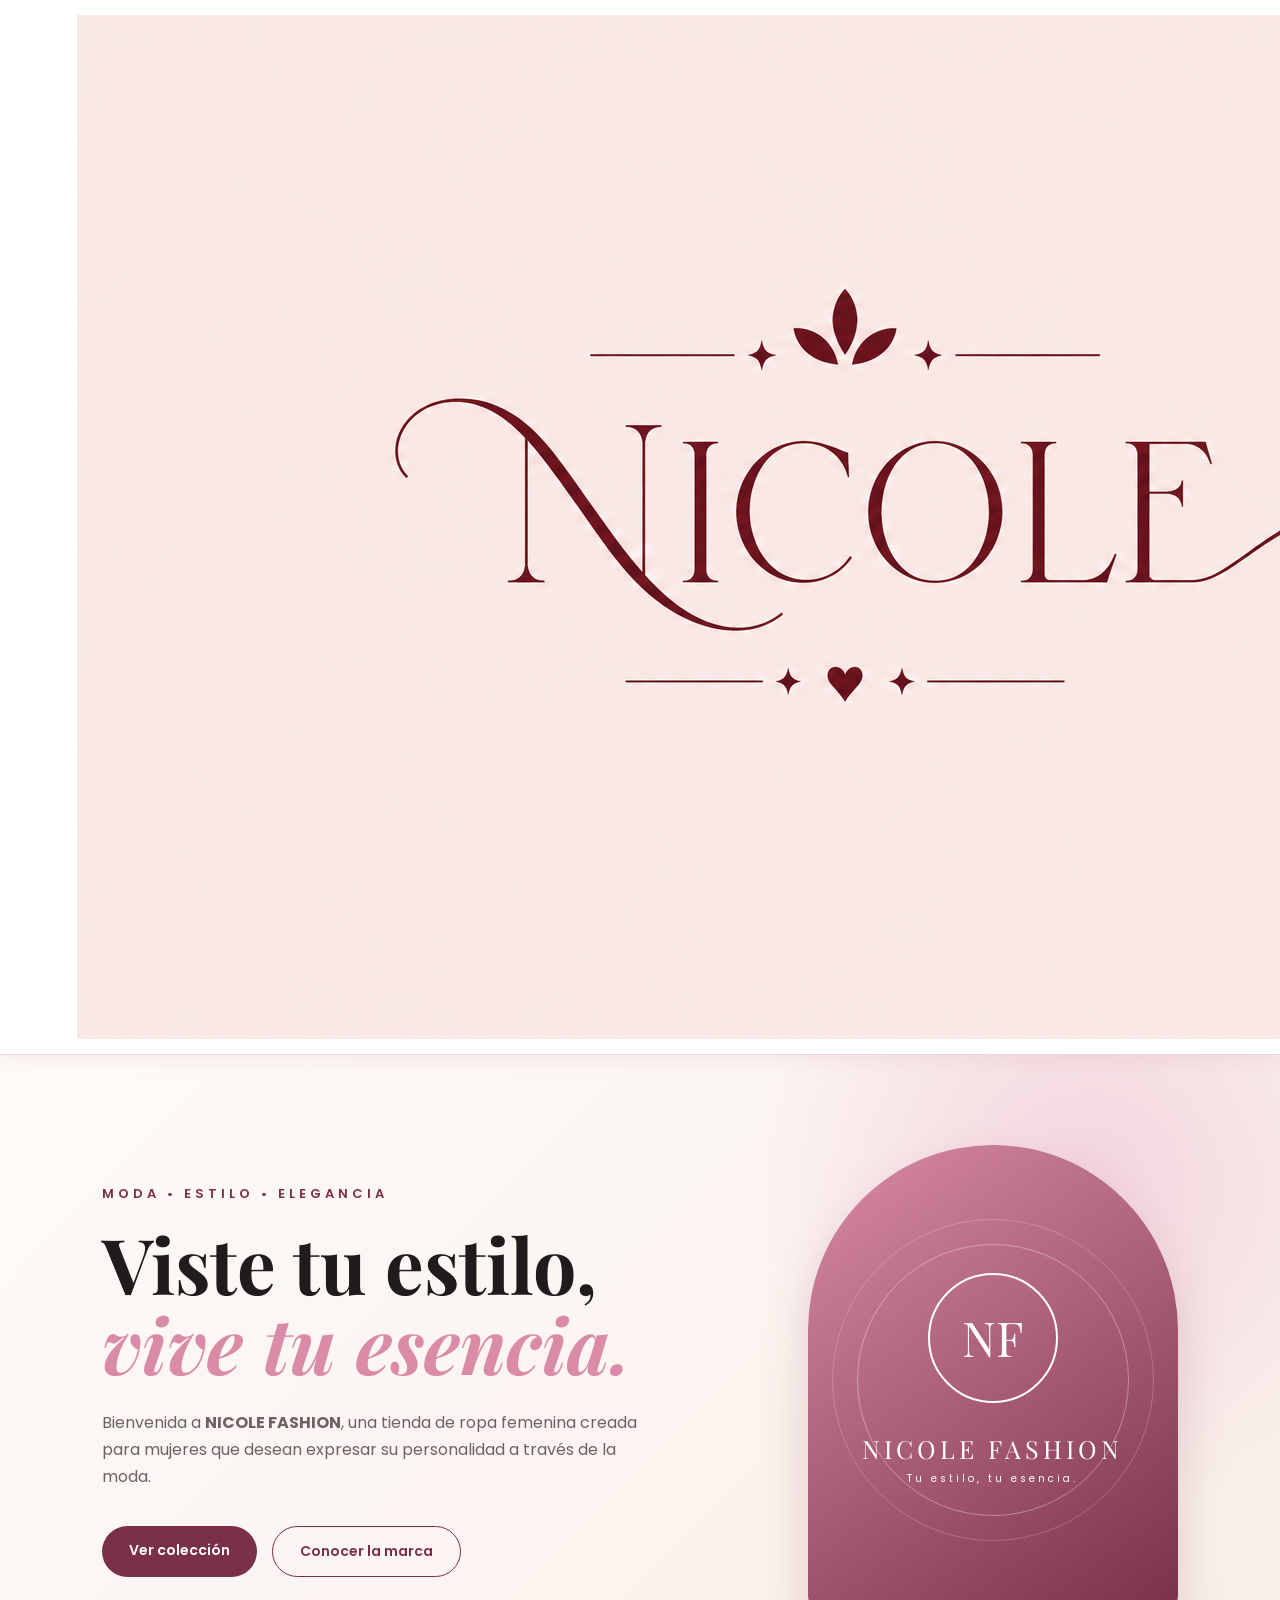
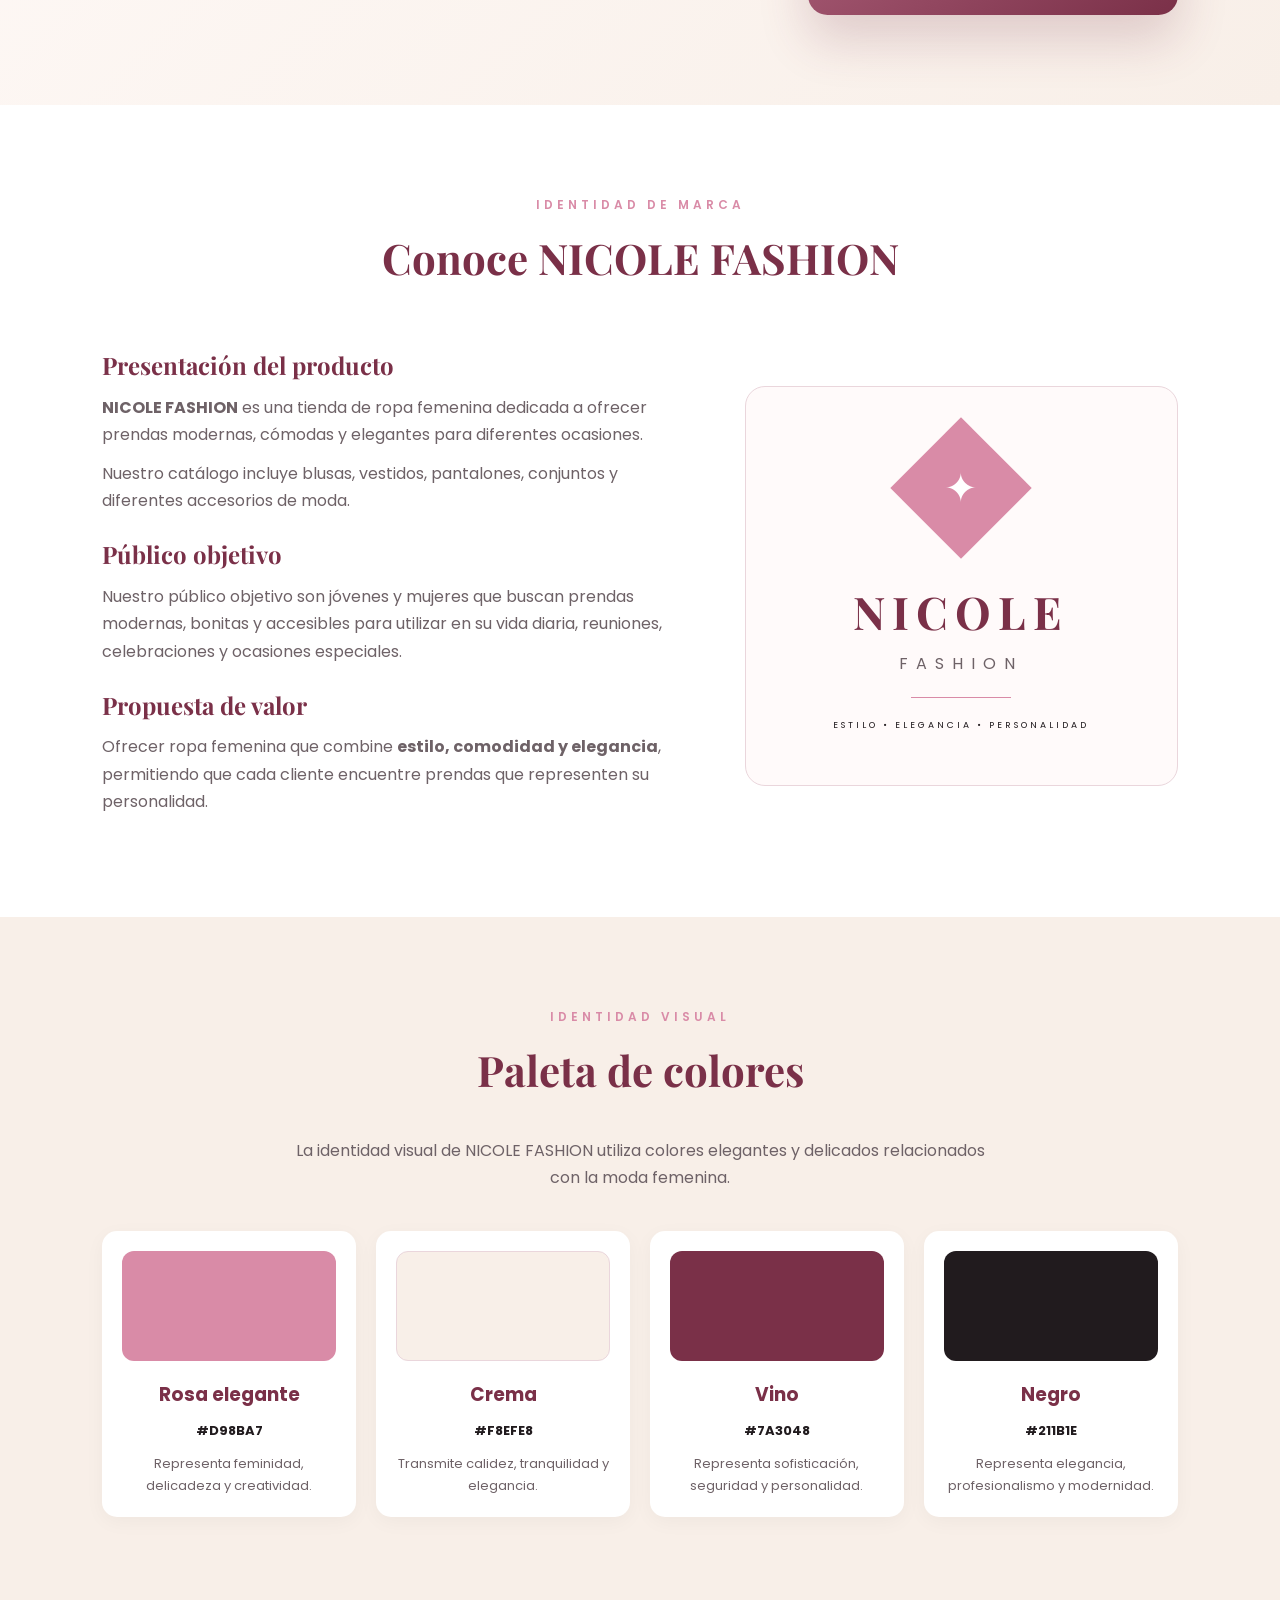
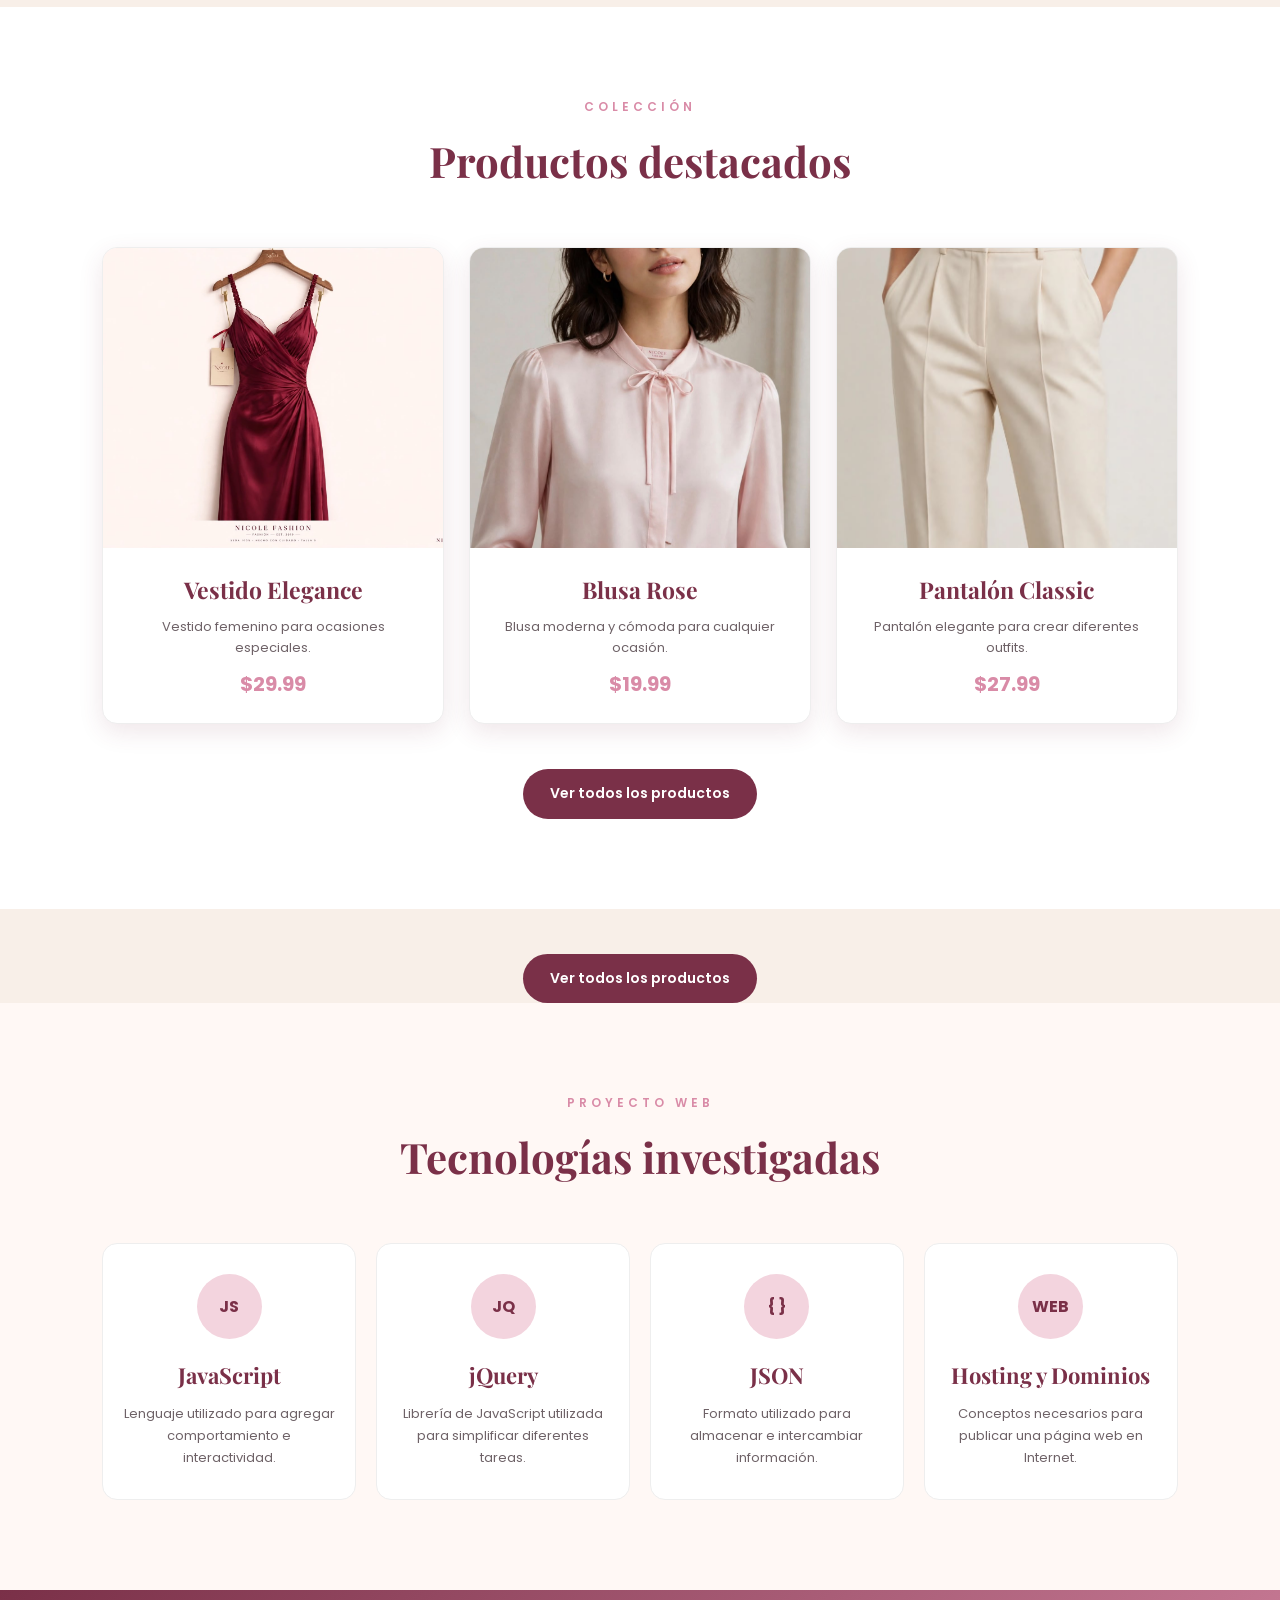
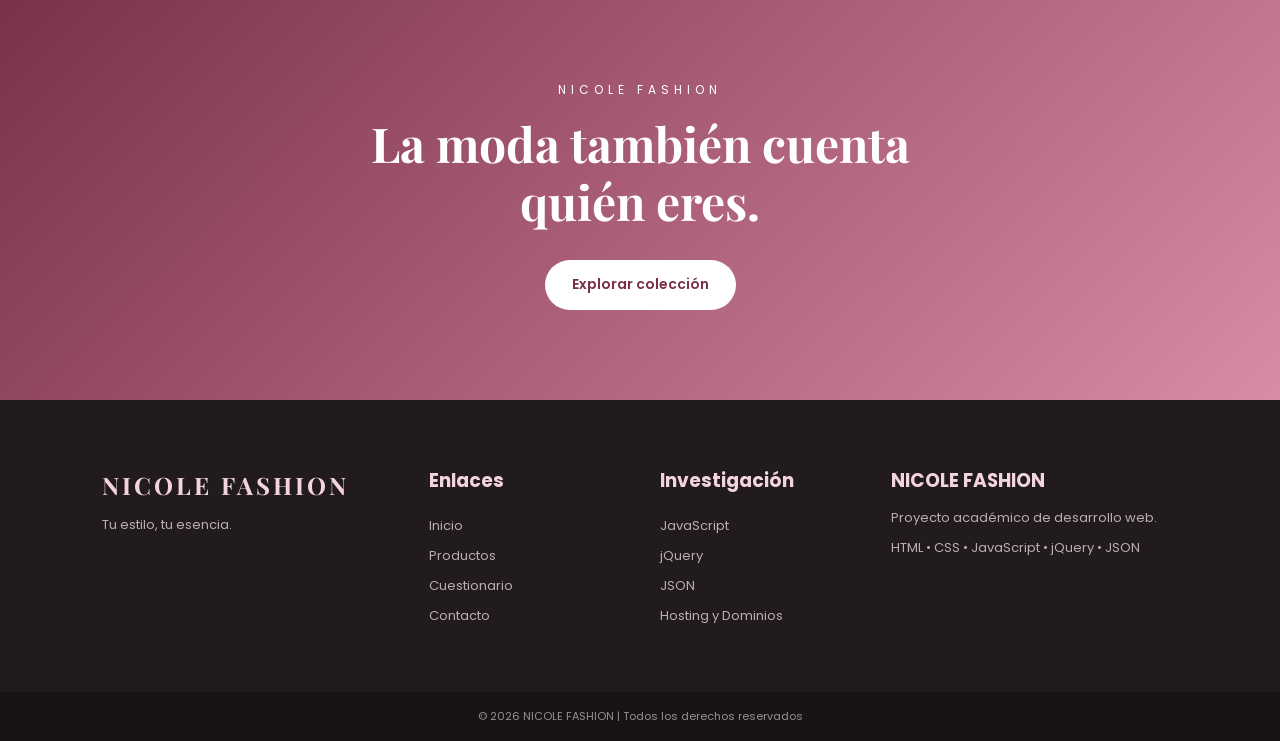
<file: index.html>
<!DOCTYPE html>
<html lang="es">
<head>
    <meta charset="UTF-8">
    <meta name="viewport" content="width=device-width, initial-scale=1.0">

    <title>NICOLE FASHION | Tienda de Ropa</title>

    <link rel="stylesheet" href="style.css">

    <!-- Fuente -->
    <link rel="preconnect" href="https://fonts.googleapis.com">
    <link rel="preconnect" href="https://fonts.gstatic.com" crossorigin>
    <link href="https://fonts.googleapis.com/css2?family=Playfair+Display:wght@500;600;700&family=Poppins:wght@300;400;500;600&display=swap" rel="stylesheet">
</head>

<body>

    <!-- =========================
         ENCABEZADO
    ========================== -->

    <header class="header">

        <div class="logo">
              <img src="logo.02.png" alt="logo">
            <span class="logo-icon">✦</span>
            <div>
                <h1>NICOLE</h1>
                <p>FASHION</p>
            </div>
        </div>

        <nav class="navbar">
            <a href="index.html" class="activo">Inicio</a>
            <a href="javascript.html">JavaScript</a>
            <a href="jquery.html">jQuery</a>
            <a href="json.html">JSON</a>
            <a href="hosting.html">Hosting</a>
            <a href="cuestionario.html">Cuestionario</a>
            <a href="productos.html">Productos</a>
            <a href="contacto.html">Contacto</a>
        </nav>

    </header>


    <!-- =========================
         HERO / PRESENTACIÓN
    ========================== -->

    <section class="hero">

        <div class="hero-text">

            <p class="subtitulo">MODA • ESTILO • ELEGANCIA</p>

            <h2>
                Viste tu estilo,<br>
                <span>vive tu esencia.</span>
            </h2>

            <p>
                Bienvenida a <strong>NICOLE FASHION</strong>, una tienda de
                ropa femenina creada para mujeres que desean expresar
                su personalidad a través de la moda.
            </p>

            <div class="botones">

                <a href="productos.html" class="btn-principal">
                    Ver colección
                </a>

                <a href="#marca" class="btn-secundario">
                    Conocer la marca
                </a>

            </div>

        </div>


        <div class="hero-card">

            <div class="fashion-circle">
                <span>NF</span>
            </div>

            <p>NICOLE FASHION</p>
            <small>Tu estilo, tu esencia.</small>

        </div>

    </section>


    <!-- =========================
         IDENTIDAD DE MARCA
    ========================== -->

    <section class="marca" id="marca">

        <div class="titulo-seccion">
            <p>IDENTIDAD DE MARCA</p>
            <h2>Conoce NICOLE FASHION</h2>
        </div>

        <div class="marca-contenido">

            <div class="marca-texto">

                <h3>Presentación del producto</h3>

                <p>
                    <strong>NICOLE FASHION</strong> es una tienda de ropa
                    femenina dedicada a ofrecer prendas modernas, cómodas
                    y elegantes para diferentes ocasiones.
                </p>

                <p>
                    Nuestro catálogo incluye blusas, vestidos, pantalones,
                    conjuntos y diferentes accesorios de moda.
                </p>

                <h3>Público objetivo</h3>

                <p>
                    Nuestro público objetivo son jóvenes y mujeres que
                    buscan prendas modernas, bonitas y accesibles para
                    utilizar en su vida diaria, reuniones, celebraciones
                    y ocasiones especiales.
                </p>

                <h3>Propuesta de valor</h3>

                <p>
                    Ofrecer ropa femenina que combine
                    <strong>estilo, comodidad y elegancia</strong>,
                    permitiendo que cada cliente encuentre prendas que
                    representen su personalidad.
                </p>

            </div>


            <div class="logo-grande">

                <div class="logo-diamante">
                    <span>✦</span>
                </div>

                <h2>NICOLE</h2>
                <p>FASHION</p>

                <div class="linea-logo"></div>

                <small>ESTILO • ELEGANCIA • PERSONALIDAD</small>

            </div>

        </div>

    </section>


    <!-- =========================
         PALETA DE COLORES
    ========================== -->

    <section class="colores">

        <div class="titulo-seccion">
            <p>IDENTIDAD VISUAL</p>
            <h2>Paleta de colores</h2>
        </div>

        <p class="descripcion">
            La identidad visual de NICOLE FASHION utiliza colores
            elegantes y delicados relacionados con la moda femenina.
        </p>


        <div class="colores-grid">

            <div class="color-card">

                <div class="color-muestra rosa"></div>

                <h3>Rosa elegante</h3>

                <strong>#D98BA7</strong>

                <p>
                    Representa feminidad, delicadeza y creatividad.
                </p>

            </div>


            <div class="color-card">

                <div class="color-muestra crema"></div>

                <h3>Crema</h3>

                <strong>#F8EFE8</strong>

                <p>
                    Transmite calidez, tranquilidad y elegancia.
                </p>

            </div>


            <div class="color-card">

                <div class="color-muestra vino"></div>

                <h3>Vino</h3>

                <strong>#7A3048</strong>

                <p>
                    Representa sofisticación, seguridad y personalidad.
                </p>

            </div>


            <div class="color-card">

                <div class="color-muestra oscuro"></div>

                <h3>Negro</h3>

                <strong>#211B1E</strong>

                <p>
                    Representa elegancia, profesionalismo y modernidad.
                </p>

            </div>

        </div>

    </section>


 <!-- =========================
     PRODUCTOS DESTACADOS
========================== -->

<section class="destacados">

    <div class="titulo-seccion">
        <p>COLECCIÓN</p>
        <h2>Productos destacados</h2>
    </div>

    <div class="productos-preview">

        <!-- VESTIDO -->
        <article class="producto">

            <div class="producto-imagen">
                <img src="vestido.jpeg" alt="Vestido Elegance">
            </div>

            <div class="producto-info">
                <h3>Vestido Elegance</h3>
                <p>Vestido femenino para ocasiones especiales.</p>
                <strong>$29.99</strong>
            </div>

        </article>


        <!-- BLUSA -->
        <article class="producto">

            <div class="producto-imagen">
                <img src="camisa.jpeg" alt="Blusa Rose">
            </div>

            <div class="producto-info">
                <h3>Blusa Rose</h3>
                <p>Blusa moderna y cómoda para cualquier ocasión.</p>
                <strong>$19.99</strong>
            </div>

        </article>


        <!-- PANTALÓN -->
        <article class="producto">

            <div class="producto-imagen">
                <img src="pantalon.jpeg" alt="Pantalón Classic">
            </div>

            <div class="producto-info">
                <h3>Pantalón Classic</h3>
                <p>Pantalón elegante para crear diferentes outfits.</p>
                <strong>$27.99</strong>
            </div>

        </article>

    </div>

    <a href="productos.html" class="btn-principal boton-productos">
        Ver todos los productos
    </a>

</section>

        </div>


        <a href="productos.html" class="btn-principal boton-productos">
            Ver todos los productos
        </a>

    </section>


    <!-- =========================
         TECNOLOGÍAS
    ========================== -->

    <section class="tecnologias">

        <div class="titulo-seccion">

            <p>PROYECTO WEB</p>

            <h2>
                Tecnologías investigadas
            </h2>

        </div>


        <div class="tecnologias-grid">

            <a href="javascript.html" class="tec-card">
                <span>JS</span>
                <h3>JavaScript</h3>
                <p>
                    Lenguaje utilizado para agregar
                    comportamiento e interactividad.
                </p>
            </a>


            <a href="jquery.html" class="tec-card">
                <span>JQ</span>
                <h3>jQuery</h3>
                <p>
                    Librería de JavaScript utilizada para
                    simplificar diferentes tareas.
                </p>
            </a>


            <a href="json.html" class="tec-card">
                <span>{ }</span>
                <h3>JSON</h3>
                <p>
                    Formato utilizado para almacenar
                    e intercambiar información.
                </p>
            </a>


            <a href="hosting.html" class="tec-card">
                <span>WEB</span>
                <h3>Hosting y Dominios</h3>
                <p>
                    Conceptos necesarios para publicar
                    una página web en Internet.
                </p>
            </a>

        </div>

    </section>


    <!-- =========================
         LLAMADA FINAL
    ========================== -->

    <section class="llamada">

        <div>

            <p>NICOLE FASHION</p>

            <h2>
                La moda también cuenta<br>
                quién eres.
            </h2>

            <a href="productos.html" class="btn-blanco">
                Explorar colección
            </a>

        </div>

    </section>


    <!-- =========================
         PIE DE PÁGINA
    ========================== -->

    <footer>

        <div class="footer-logo">
            <h2>NICOLE FASHION</h2>
            <p>Tu estilo, tu esencia.</p>
        </div>


        <div class="footer-links">

            <h3>Enlaces</h3>

            <a href="index.html">Inicio</a>
            <a href="productos.html">Productos</a>
            <a href="cuestionario.html">Cuestionario</a>
            <a href="contacto.html">Contacto</a>

        </div>


        <div class="footer-links">

            <h3>Investigación</h3>

            <a href="javascript.html">JavaScript</a>
            <a href="jquery.html">jQuery</a>
            <a href="json.html">JSON</a>
            <a href="hosting.html">Hosting y Dominios</a>

        </div>


        <div class="footer-info">

            <h3>NICOLE FASHION</h3>

            <p>
                Proyecto académico de desarrollo web.
            </p>

            <p>
                HTML • CSS • JavaScript • jQuery • JSON
            </p>

        </div>

    </footer>


    <div class="copyright">

        <p>
            © 2026 NICOLE FASHION | Todos los derechos reservados
        </p>

    </div>


    <script src="script.js"></script>

</body>
</html>
</file>
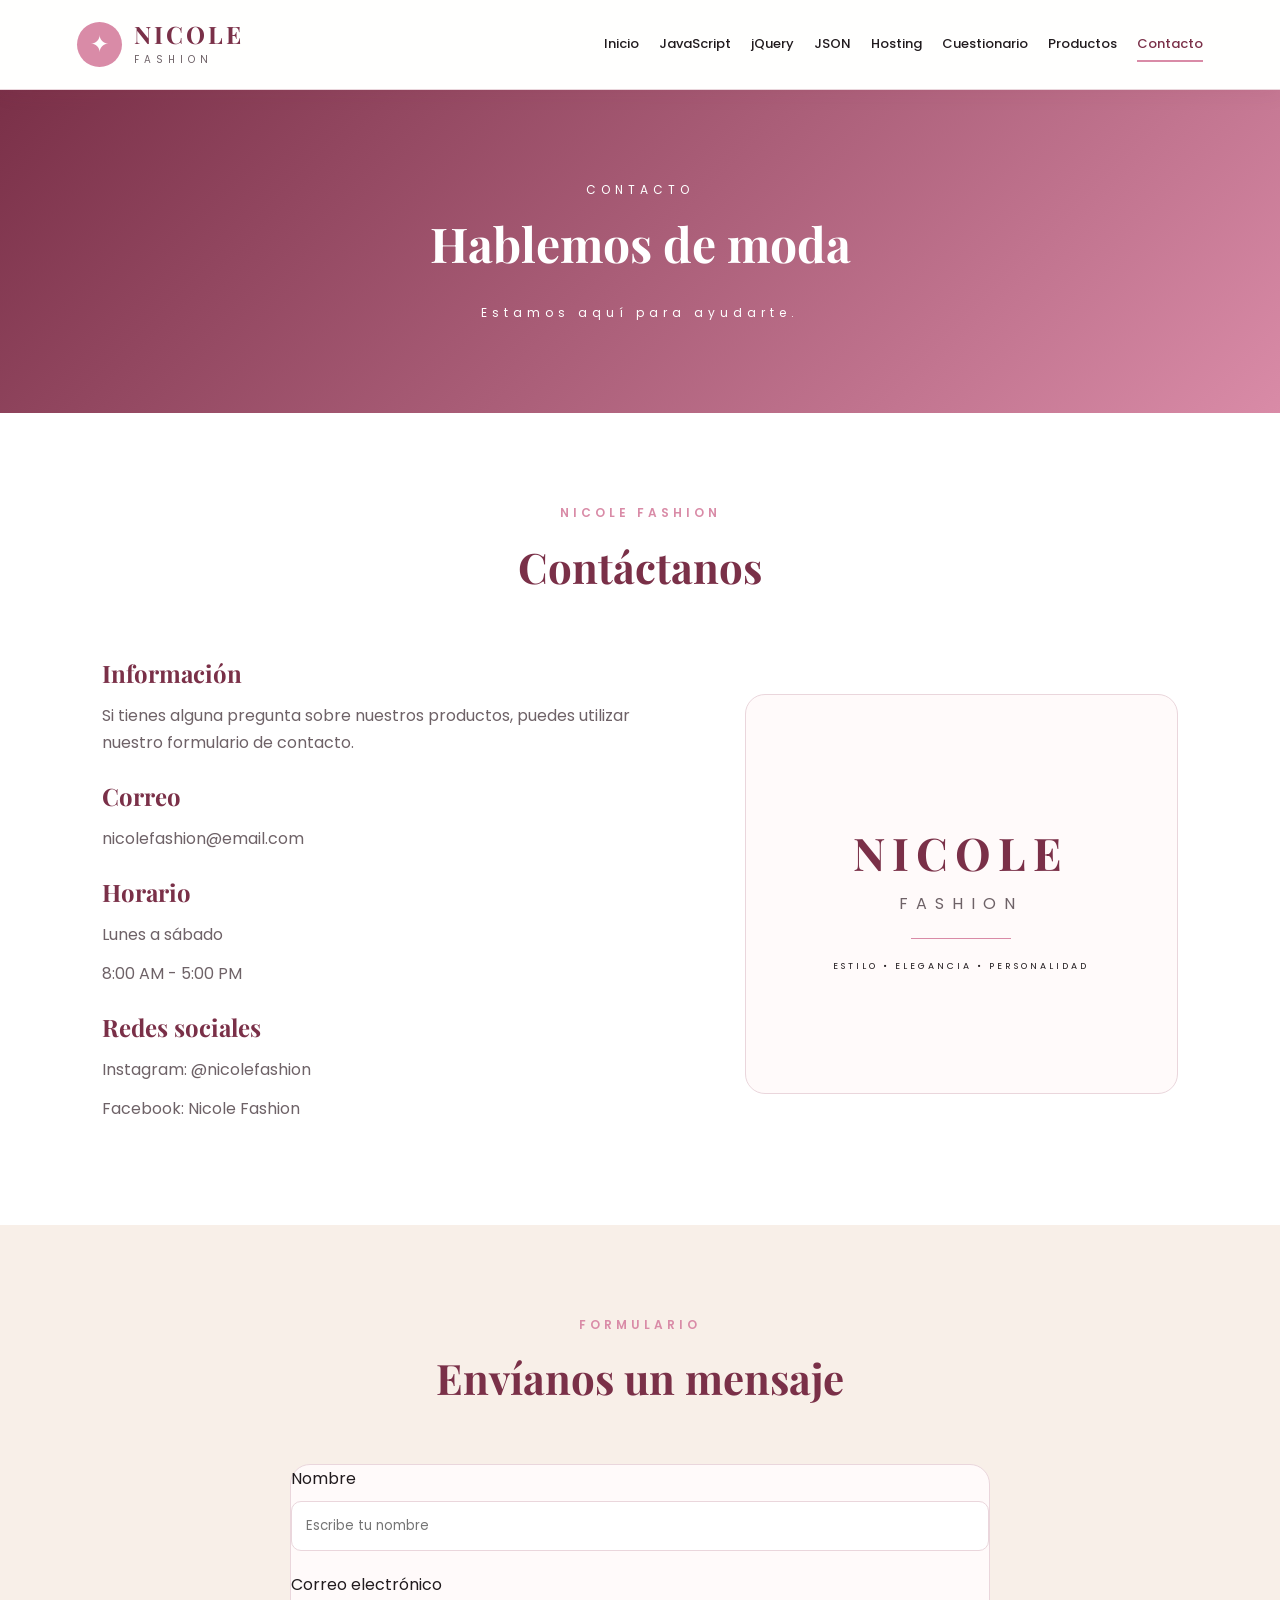
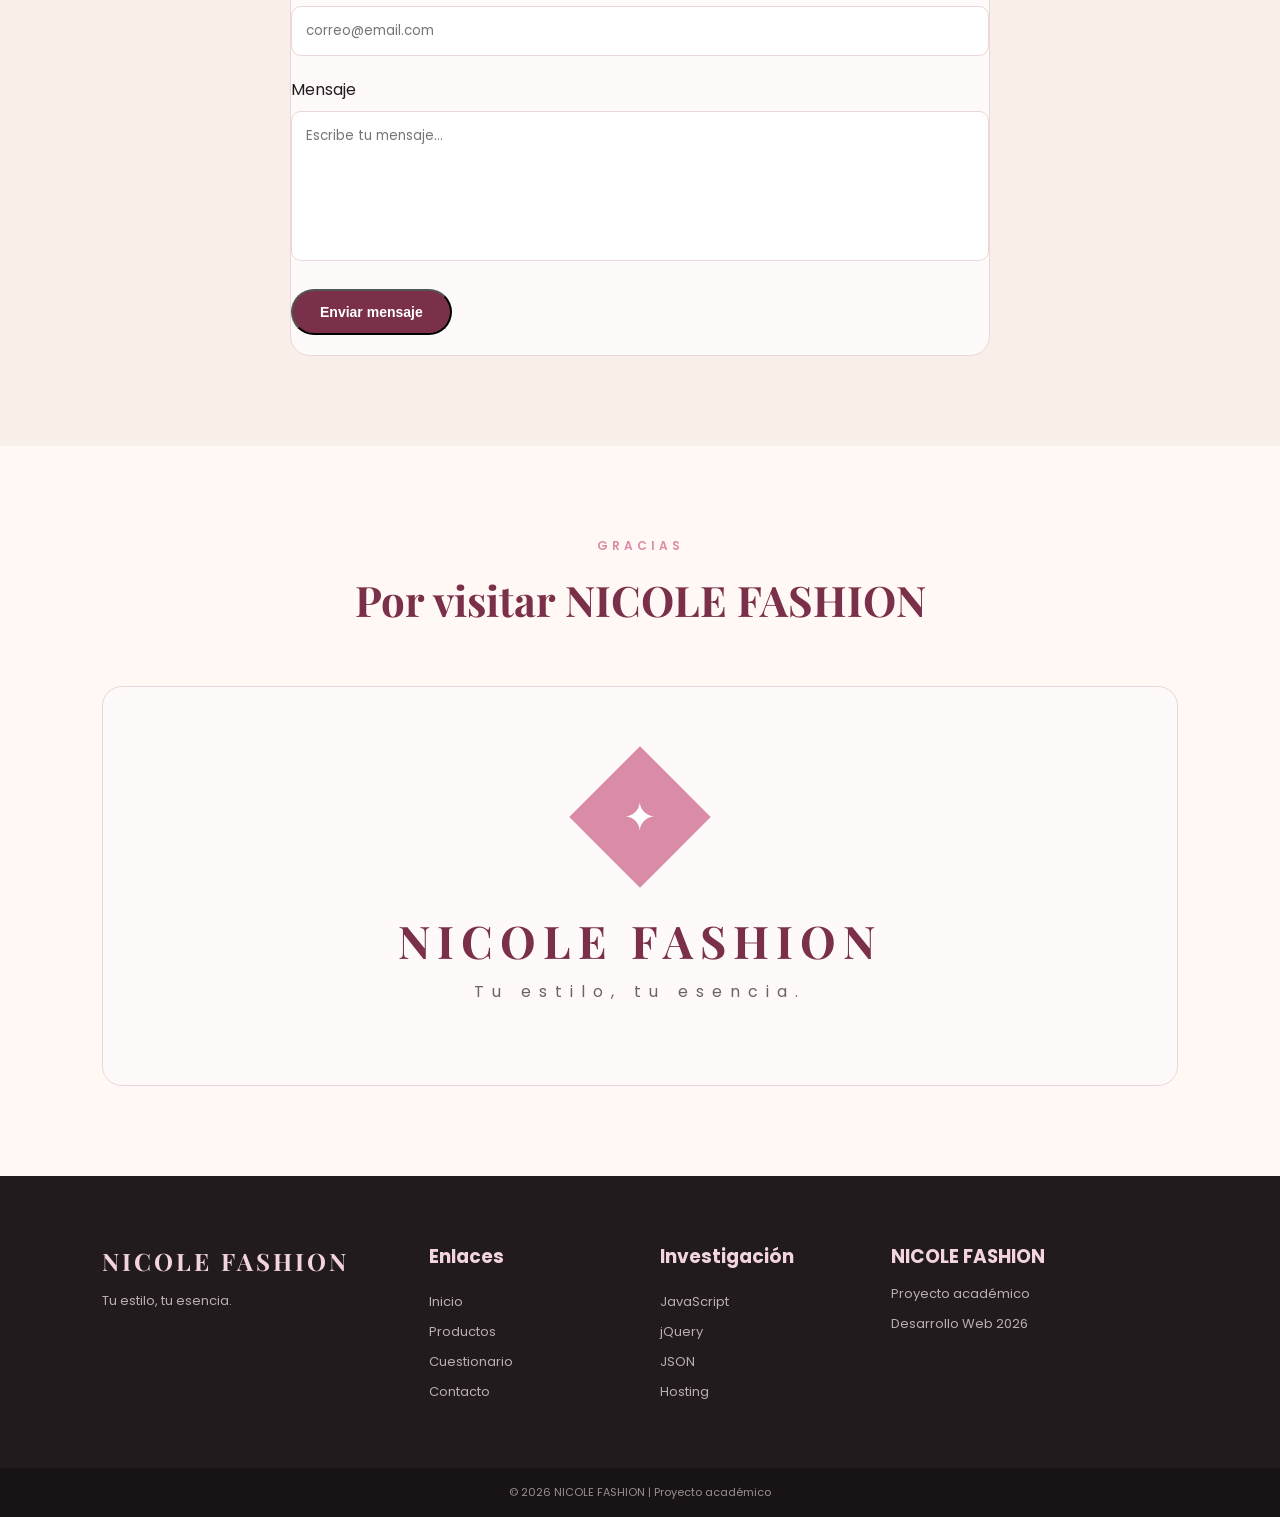
<file: contacto.html>
<!DOCTYPE html>
<html lang="es">

<head>

<meta charset="UTF-8">
<meta name="viewport" content="width=device-width, initial-scale=1.0">

<title>Contacto | NICOLE FASHION</title>

<link rel="stylesheet" href="style.css">

<link rel="preconnect" href="https://fonts.googleapis.com">
<link rel="preconnect" href="https://fonts.gstatic.com" crossorigin>
<link href="https://fonts.googleapis.com/css2?family=Playfair+Display:wght@500;600;700&family=Poppins:wght@300;400;500;600&display=swap" rel="stylesheet">

</head>


<body>


<header class="header">

<div class="logo">

<span class="logo-icon">✦</span>

<div>

<h1>NICOLE</h1>

<p>FASHION</p>

</div>

</div>


<nav class="navbar">

<a href="index.html">Inicio</a>

<a href="javascript.html">
JavaScript
</a>

<a href="jquery.html">
jQuery
</a>

<a href="json.html">
JSON
</a>

<a href="hosting.html">
Hosting
</a>

<a href="cuestionario.html">
Cuestionario
</a>

<a href="productos.html">
Productos
</a>

<a href="contacto.html" class="activo">
Contacto
</a>

</nav>

</header>


<section class="llamada">

<div>

<p>CONTACTO</p>

<h2>Hablemos de moda</h2>

<p>
Estamos aquí para ayudarte.
</p>

</div>

</section>


<section class="marca">

<div class="titulo-seccion">

<p>NICOLE FASHION</p>

<h2>Contáctanos</h2>

</div>


<div class="marca-contenido">


<div class="marca-texto">

<h3>Información</h3>

<p>
Si tienes alguna pregunta sobre nuestros productos,
puedes utilizar nuestro formulario de contacto.
</p>


<h3>Correo</h3>

<p>
nicolefashion@email.com
</p>


<h3>Horario</h3>

<p>
Lunes a sábado
</p>

<p>
8:00 AM - 5:00 PM
</p>


<h3>Redes sociales</h3>

<p>
Instagram: @nicolefashion
</p>

<p>
Facebook: Nicole Fashion
</p>

</div>


<div class="logo-grande">

<h2>NICOLE</h2>

<p>
FASHION
</p>

<div class="linea-logo"></div>

<small>
ESTILO • ELEGANCIA • PERSONALIDAD
</small>

</div>

</div>

</section>


<section class="colores">

<div class="titulo-seccion">

<p>FORMULARIO</p>

<h2>Envíanos un mensaje</h2>

</div>


<div
class="logo-grande"
style="
max-width:700px;
margin:auto;
">


<form
id="contactoForm"
style="
width:100%;
text-align:left;
">


<label>
Nombre
</label>

<br>

<input
type="text"
id="nombre"
required
placeholder="Escribe tu nombre"
style="
width:100%;
padding:14px;
margin:8px 0 20px;
border:1px solid #ead6dc;
border-radius:10px;
font-family:Poppins;
">


<label>
Correo electrónico
</label>

<br>

<input
type="email"
id="correo"
required
placeholder="correo@email.com"
style="
width:100%;
padding:14px;
margin:8px 0 20px;
border:1px solid #ead6dc;
border-radius:10px;
font-family:Poppins;
">


<label>
Mensaje
</label>

<br>

<textarea
id="mensaje"
required
placeholder="Escribe tu mensaje..."
style="
width:100%;
height:150px;
padding:14px;
margin:8px 0 20px;
border:1px solid #ead6dc;
border-radius:10px;
font-family:Poppins;
resize:none;
"></textarea>


<button
type="submit"
class="btn-principal">

Enviar mensaje

</button>


</form>


<p
id="respuestaContacto"
style="
margin-top:20px;
color:#7A3048;
font-weight:bold;
">
</p>


</div>

</section>


<section class="tecnologias">

<div class="titulo-seccion">

<p>GRACIAS</p>

<h2>Por visitar NICOLE FASHION</h2>

</div>


<div class="logo-grande">

<div class="logo-diamante">

<span>✦</span>

</div>

<h2>NICOLE FASHION</h2>

<p>
Tu estilo, tu esencia.
</p>

</div>

</section>


<footer>


<div class="footer-logo">

<h2>NICOLE FASHION</h2>

<p>
Tu estilo, tu esencia.
</p>

</div>


<div class="footer-links">

<h3>Enlaces</h3>

<a href="index.html">
Inicio
</a>

<a href="productos.html">
Productos
</a>

<a href="cuestionario.html">
Cuestionario
</a>

<a href="contacto.html">
Contacto
</a>

</div>


<div class="footer-links">

<h3>Investigación</h3>

<a href="javascript.html">
JavaScript
</a>

<a href="jquery.html">
jQuery
</a>

<a href="json.html">
JSON
</a>

<a href="hosting.html">
Hosting
</a>

</div>


<div class="footer-info">

<h3>NICOLE FASHION</h3>

<p>
Proyecto académico
</p>

<p>
Desarrollo Web 2026
</p>

</div>


</footer>


<div class="copyright">

© 2026 NICOLE FASHION | Proyecto académico

</div>


<script>

document
.getElementById("contactoForm")
.addEventListener("submit", function(event) {

event.preventDefault();


const nombre =
document.getElementById("nombre").value;


document.getElementById(
"respuestaContacto"
).textContent =
"¡Gracias, " +
nombre +
"! Tu mensaje fue recibido correctamente.";


this.reset();

});

</script>


</body>
</html>
</file>
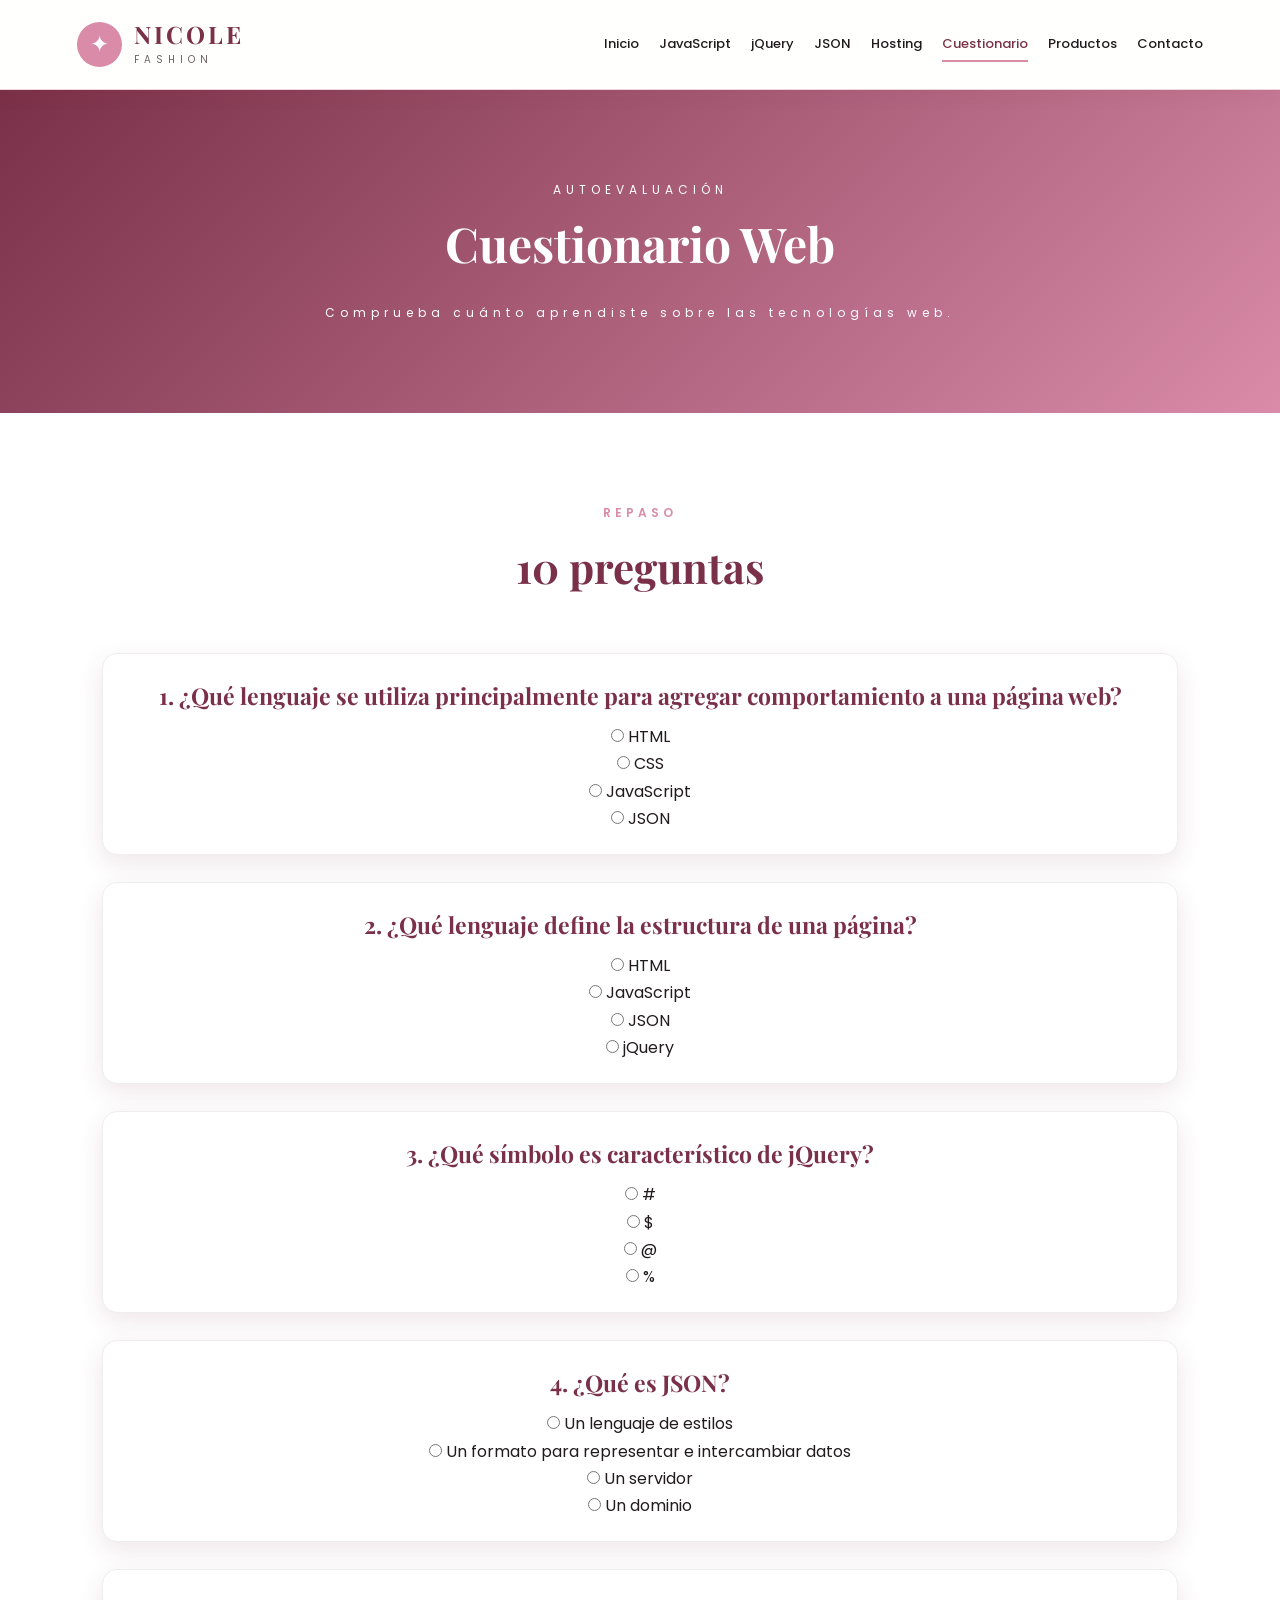
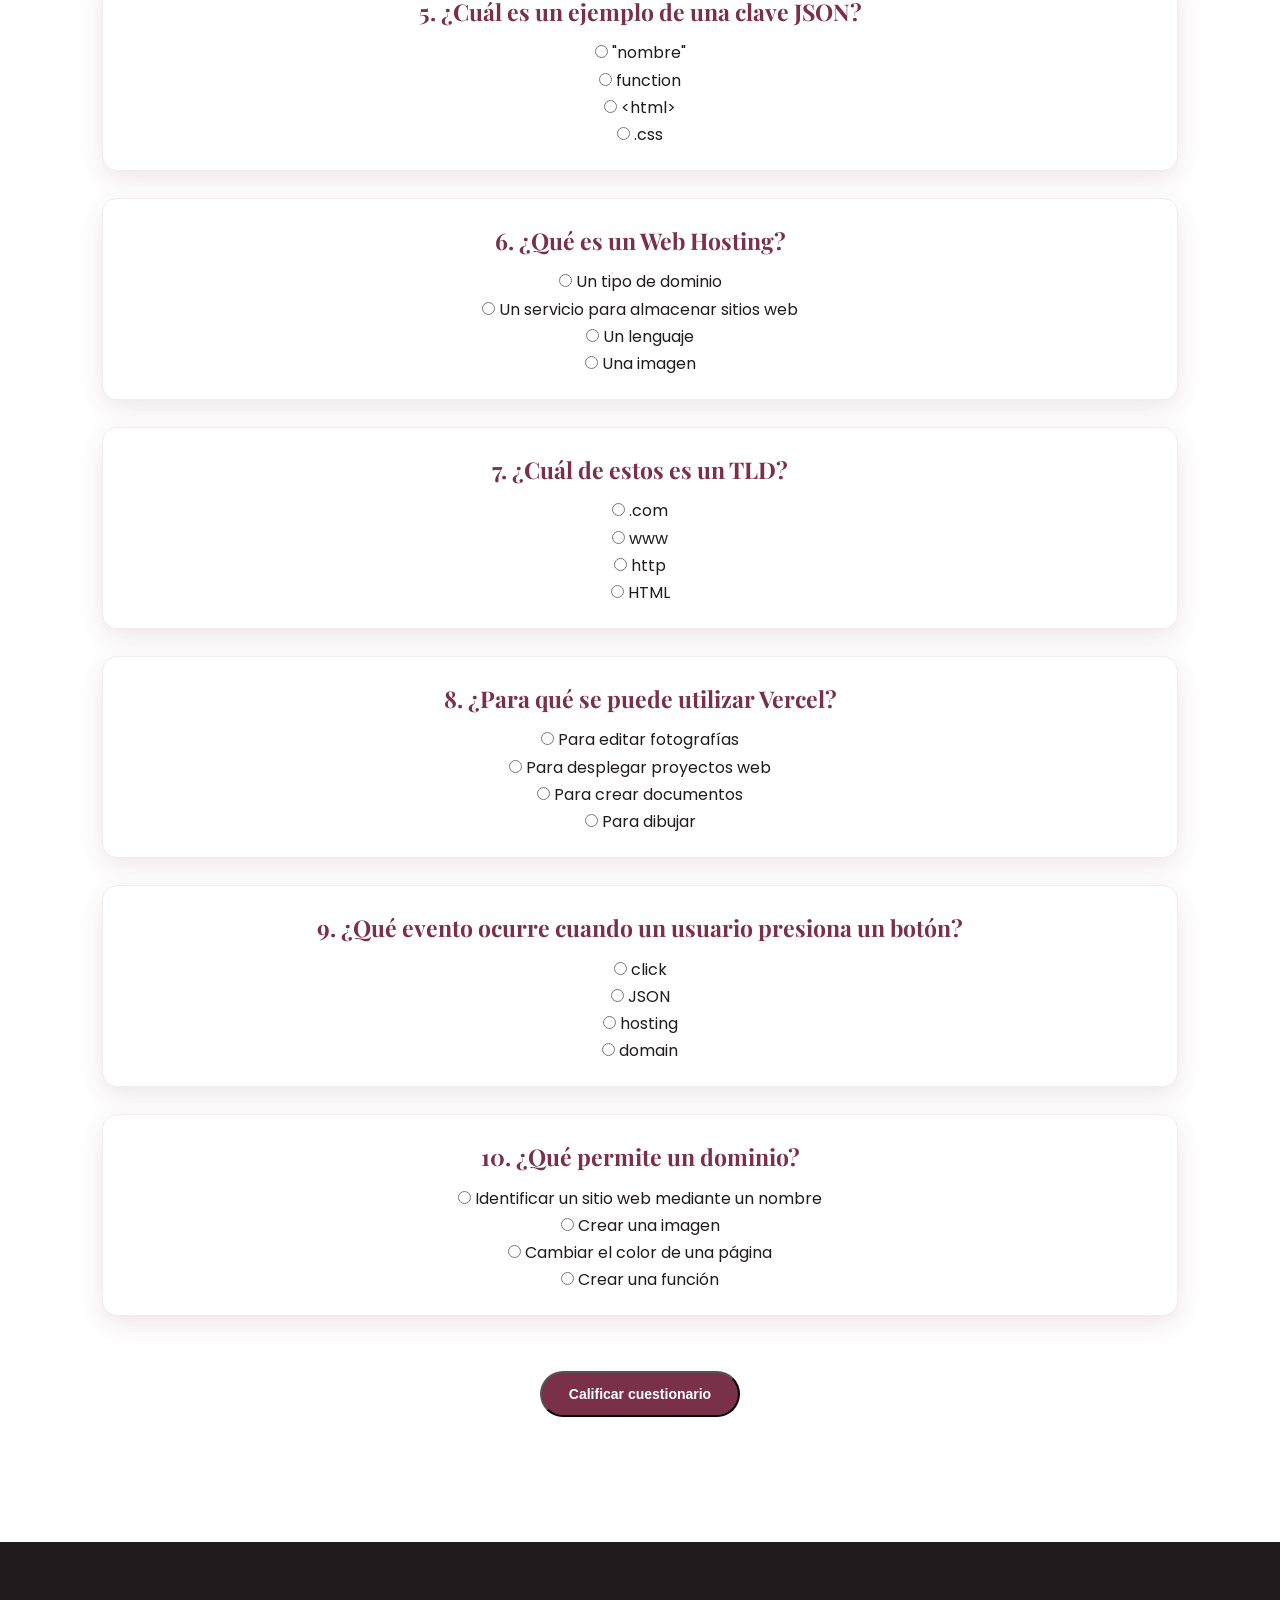
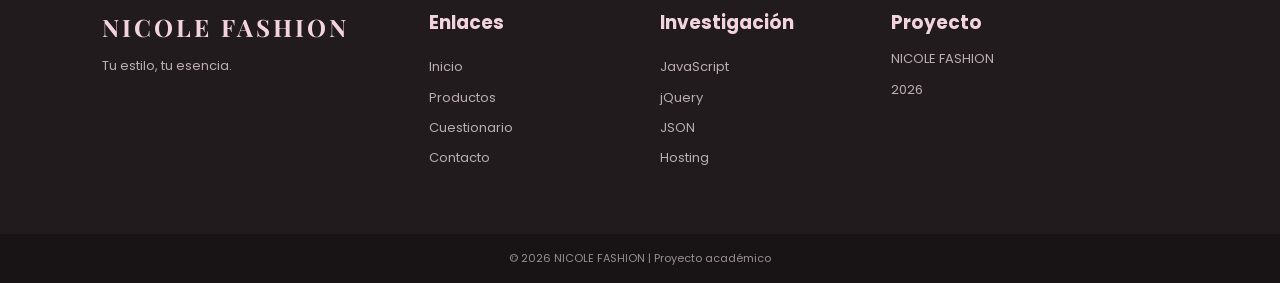
<file: cuestionario.html>
<!DOCTYPE html>
<html lang="es">

<head>

<meta charset="UTF-8">
<meta name="viewport" content="width=device-width, initial-scale=1.0">

<title>Cuestionario Web | NICOLE FASHION</title>

<link rel="stylesheet" href="style.css">

<link rel="preconnect" href="https://fonts.googleapis.com">
<link rel="preconnect" href="https://fonts.gstatic.com" crossorigin>
<link href="https://fonts.googleapis.com/css2?family=Playfair+Display:wght@500;600;700&family=Poppins:wght@300;400;500;600&display=swap" rel="stylesheet">

</head>


<body>


<header class="header">

<div class="logo">

<span class="logo-icon">✦</span>

<div>
<h1>NICOLE</h1>
<p>FASHION</p>
</div>

</div>


<nav class="navbar">

<a href="index.html">Inicio</a>
<a href="javascript.html">JavaScript</a>
<a href="jquery.html">jQuery</a>
<a href="json.html">JSON</a>
<a href="hosting.html">Hosting</a>
<a href="cuestionario.html" class="activo">Cuestionario</a>
<a href="productos.html">Productos</a>
<a href="contacto.html">Contacto</a>

</nav>

</header>


<section class="llamada">

<div>

<p>AUTOEVALUACIÓN</p>

<h2>Cuestionario Web</h2>

<p>
Comprueba cuánto aprendiste sobre las tecnologías web.
</p>

</div>

</section>


<section class="marca">

<div class="titulo-seccion">

<p>REPASO</p>

<h2>10 preguntas</h2>

</div>


<form id="quizForm">


<div class="producto">

<div class="producto-info">

<h3>1. ¿Qué lenguaje se utiliza principalmente para agregar comportamiento a una página web?</h3>

<label>
<input type="radio" name="p1" value="a">
HTML
</label>

<br>

<label>
<input type="radio" name="p1" value="b">
CSS
</label>

<br>

<label>
<input type="radio" name="p1" value="c">
JavaScript
</label>

<br>

<label>
<input type="radio" name="p1" value="d">
JSON
</label>

</div>

</div>


<br>


<div class="producto">

<div class="producto-info">

<h3>2. ¿Qué lenguaje define la estructura de una página?</h3>

<label>
<input type="radio" name="p2" value="a">
HTML
</label>

<br>

<label>
<input type="radio" name="p2" value="b">
JavaScript
</label>

<br>

<label>
<input type="radio" name="p2" value="c">
JSON
</label>

<br>

<label>
<input type="radio" name="p2" value="d">
jQuery
</label>

</div>

</div>


<br>


<div class="producto">

<div class="producto-info">

<h3>3. ¿Qué símbolo es característico de jQuery?</h3>

<label>
<input type="radio" name="p3" value="a">
#
</label>

<br>

<label>
<input type="radio" name="p3" value="b">
$
</label>

<br>

<label>
<input type="radio" name="p3" value="c">
@
</label>

<br>

<label>
<input type="radio" name="p3" value="d">
%
</label>

</div>

</div>


<br>


<div class="producto">

<div class="producto-info">

<h3>4. ¿Qué es JSON?</h3>

<label>
<input type="radio" name="p4" value="a">
Un lenguaje de estilos
</label>

<br>

<label>
<input type="radio" name="p4" value="b">
Un formato para representar e intercambiar datos
</label>

<br>

<label>
<input type="radio" name="p4" value="c">
Un servidor
</label>

<br>

<label>
<input type="radio" name="p4" value="d">
Un dominio
</label>

</div>

</div>


<br>


<div class="producto">

<div class="producto-info">

<h3>5. ¿Cuál es un ejemplo de una clave JSON?</h3>

<label>
<input type="radio" name="p5" value="a">
"nombre"
</label>

<br>

<label>
<input type="radio" name="p5" value="b">
function
</label>

<br>

<label>
<input type="radio" name="p5" value="c">
&lt;html&gt;
</label>

<br>

<label>
<input type="radio" name="p5" value="d">
.css
</label>

</div>

</div>


<br>


<div class="producto">

<div class="producto-info">

<h3>6. ¿Qué es un Web Hosting?</h3>

<label>
<input type="radio" name="p6" value="a">
Un tipo de dominio
</label>

<br>

<label>
<input type="radio" name="p6" value="b">
Un servicio para almacenar sitios web
</label>

<br>

<label>
<input type="radio" name="p6" value="c">
Un lenguaje
</label>

<br>

<label>
<input type="radio" name="p6" value="d">
Una imagen
</label>

</div>

</div>


<br>


<div class="producto">

<div class="producto-info">

<h3>7. ¿Cuál de estos es un TLD?</h3>

<label>
<input type="radio" name="p7" value="a">
.com
</label>

<br>

<label>
<input type="radio" name="p7" value="b">
www
</label>

<br>

<label>
<input type="radio" name="p7" value="c">
http
</label>

<br>

<label>
<input type="radio" name="p7" value="d">
HTML
</label>

</div>

</div>


<br>


<div class="producto">

<div class="producto-info">

<h3>8. ¿Para qué se puede utilizar Vercel?</h3>

<label>
<input type="radio" name="p8" value="a">
Para editar fotografías
</label>

<br>

<label>
<input type="radio" name="p8" value="b">
Para desplegar proyectos web
</label>

<br>

<label>
<input type="radio" name="p8" value="c">
Para crear documentos
</label>

<br>

<label>
<input type="radio" name="p8" value="d">
Para dibujar
</label>

</div>

</div>


<br>


<div class="producto">

<div class="producto-info">

<h3>9. ¿Qué evento ocurre cuando un usuario presiona un botón?</h3>

<label>
<input type="radio" name="p9" value="a">
click
</label>

<br>

<label>
<input type="radio" name="p9" value="b">
JSON
</label>

<br>

<label>
<input type="radio" name="p9" value="c">
hosting
</label>

<br>

<label>
<input type="radio" name="p9" value="d">
domain
</label>

</div>

</div>


<br>


<div class="producto">

<div class="producto-info">

<h3>10. ¿Qué permite un dominio?</h3>

<label>
<input type="radio" name="p10" value="a">
Identificar un sitio web mediante un nombre
</label>

<br>

<label>
<input type="radio" name="p10" value="b">
Crear una imagen
</label>

<br>

<label>
<input type="radio" name="p10" value="c">
Cambiar el color de una página
</label>

<br>

<label>
<input type="radio" name="p10" value="d">
Crear una función
</label>

</div>

</div>


<br><br>


<div style="text-align:center;">

<button
type="button"
class="btn-principal"
onclick="calificarQuiz()">

Calificar cuestionario

</button>

</div>


</form>


<div
id="resultadoQuiz"
style="
text-align:center;
margin-top:35px;
font-size:22px;
font-weight:bold;
color:#7A3048;
">
</div>


</section>


<footer>

<div class="footer-logo">
<h2>NICOLE FASHION</h2>
<p>Tu estilo, tu esencia.</p>
</div>

<div class="footer-links">
<h3>Enlaces</h3>
<a href="index.html">Inicio</a>
<a href="productos.html">Productos</a>
<a href="cuestionario.html">Cuestionario</a>
<a href="contacto.html">Contacto</a>
</div>

<div class="footer-links">
<h3>Investigación</h3>
<a href="javascript.html">JavaScript</a>
<a href="jquery.html">jQuery</a>
<a href="json.html">JSON</a>
<a href="hosting.html">Hosting</a>
</div>

<div class="footer-info">
<h3>Proyecto</h3>
<p>NICOLE FASHION</p>
<p>2026</p>
</div>

</footer>


<div class="copyright">
© 2026 NICOLE FASHION | Proyecto académico
</div>


<script src="cuestionario.js"></script>

</body>
</html>
</file>
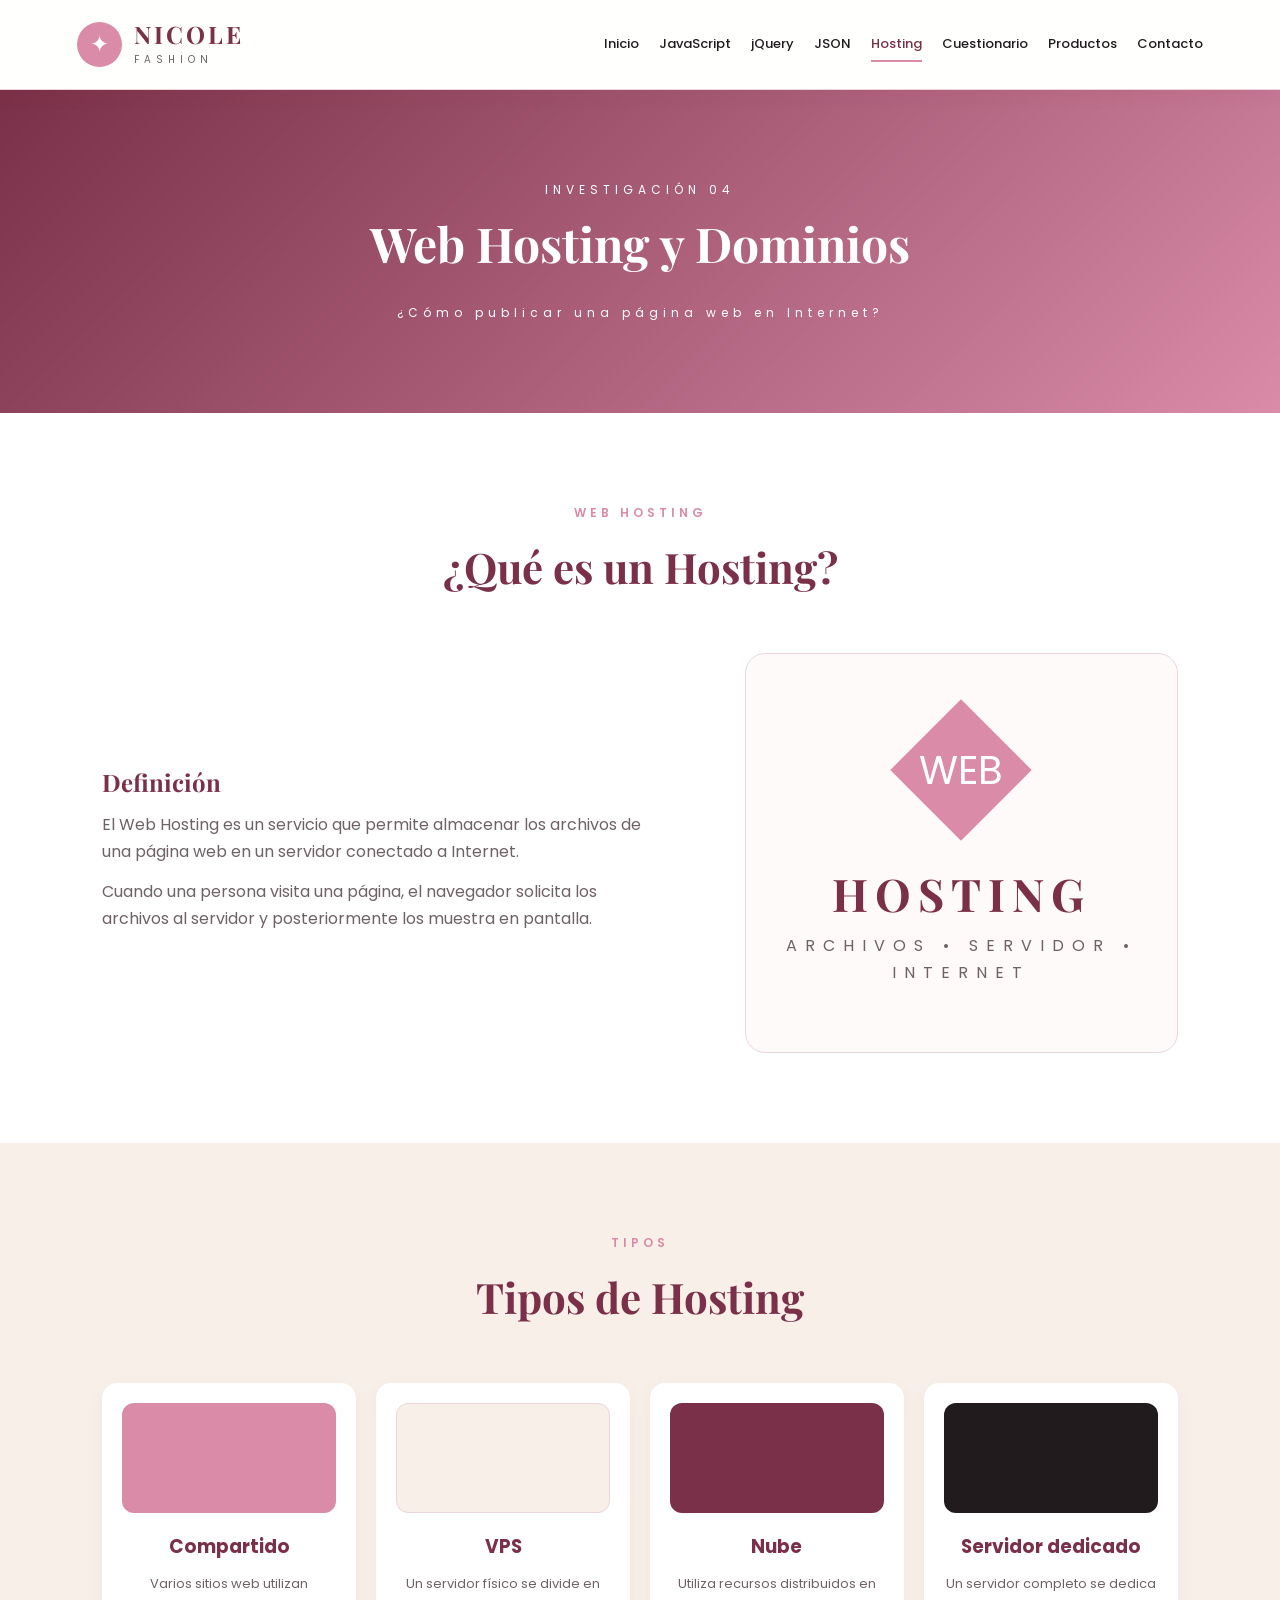
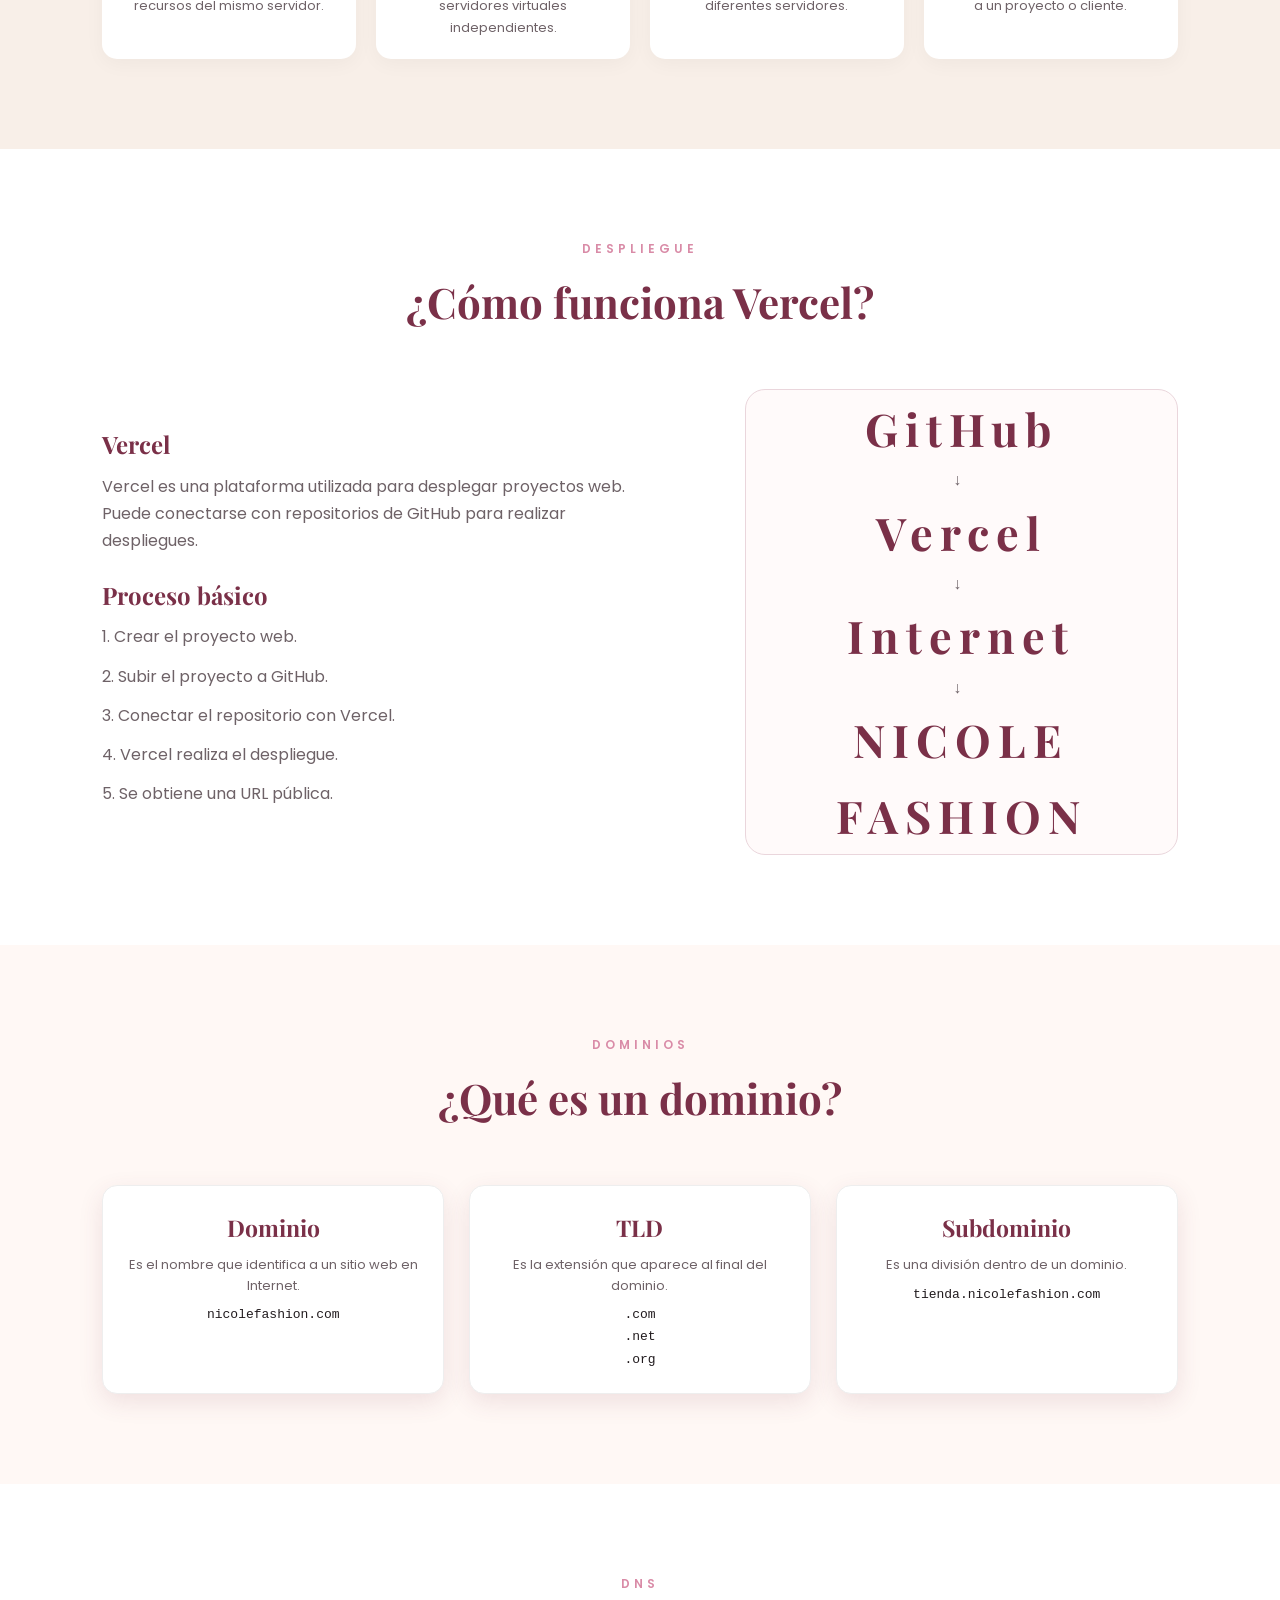
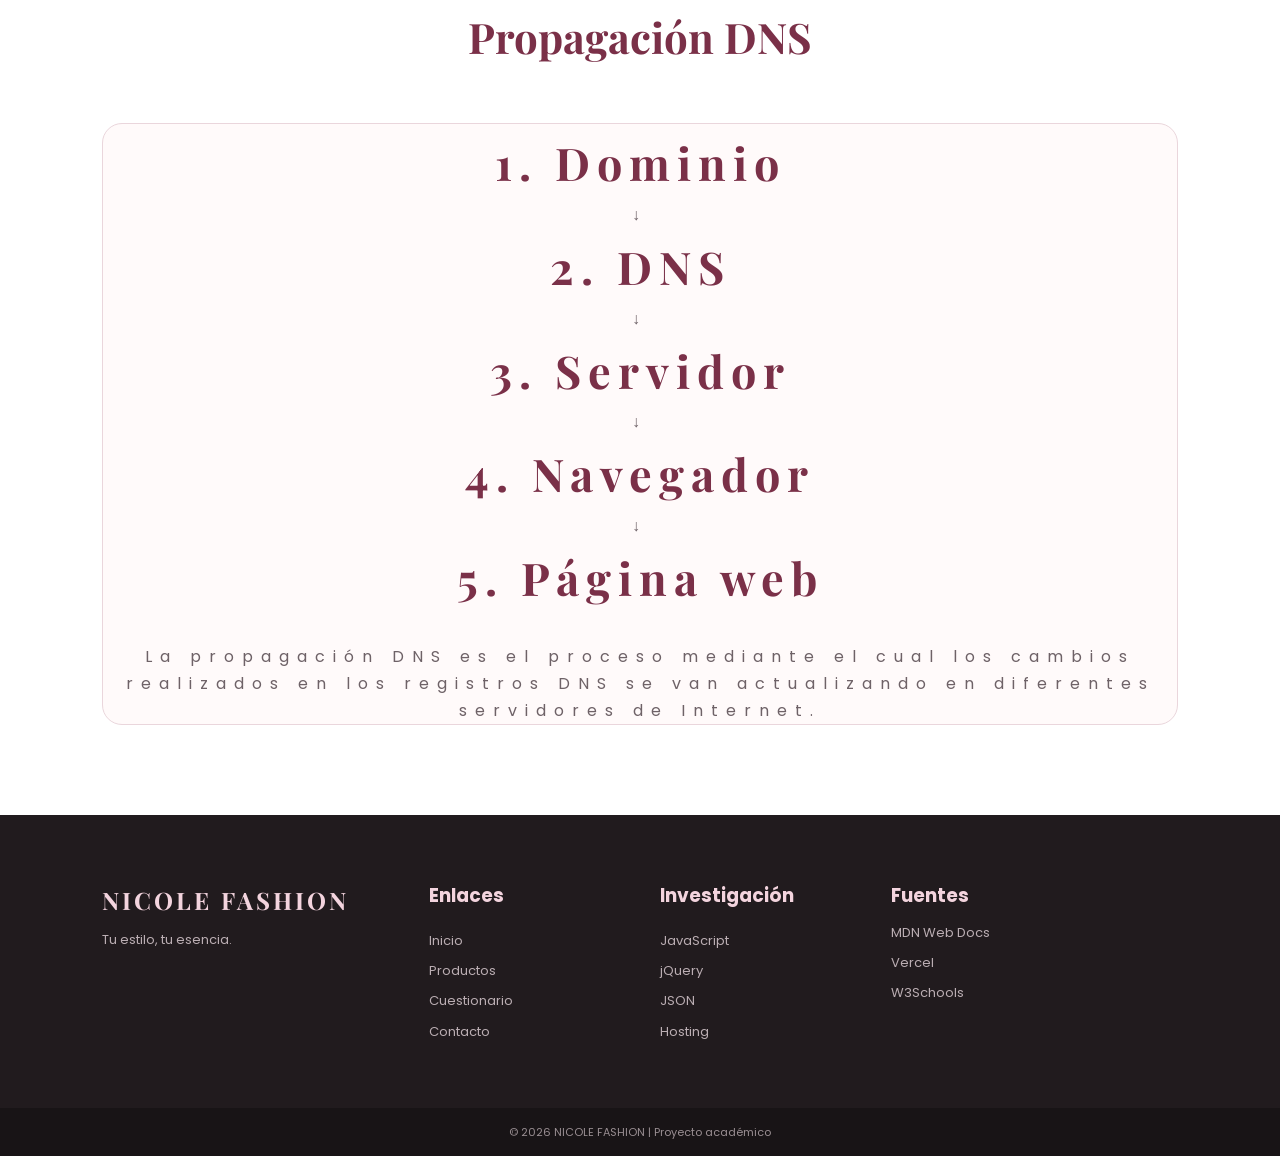
<file: hosting.html>
<!DOCTYPE html>
<html lang="es">

<head>

<meta charset="UTF-8">
<meta name="viewport" content="width=device-width, initial-scale=1.0">

<title>Hosting y Dominios | NICOLE FASHION</title>

<link rel="stylesheet" href="style.css">

<link rel="preconnect" href="https://fonts.googleapis.com">
<link rel="preconnect" href="https://fonts.gstatic.com" crossorigin>
<link href="https://fonts.googleapis.com/css2?family=Playfair+Display:wght@500;600;700&family=Poppins:wght@300;400;500;600&display=swap" rel="stylesheet">

</head>


<body>


<header class="header">

<div class="logo">

<span class="logo-icon">✦</span>

<div>
<h1>NICOLE</h1>
<p>FASHION</p>
</div>

</div>


<nav class="navbar">

<a href="index.html">Inicio</a>
<a href="javascript.html">JavaScript</a>
<a href="jquery.html">jQuery</a>
<a href="json.html">JSON</a>
<a href="hosting.html" class="activo">Hosting</a>
<a href="cuestionario.html">Cuestionario</a>
<a href="productos.html">Productos</a>
<a href="contacto.html">Contacto</a>

</nav>

</header>


<section class="llamada">

<div>

<p>INVESTIGACIÓN 04</p>

<h2>Web Hosting y Dominios</h2>

<p>
¿Cómo publicar una página web en Internet?
</p>

</div>

</section>


<section class="marca">

<div class="titulo-seccion">

<p>WEB HOSTING</p>

<h2>¿Qué es un Hosting?</h2>

</div>


<div class="marca-contenido">

<div class="marca-texto">

<h3>Definición</h3>

<p>
El Web Hosting es un servicio que permite almacenar
los archivos de una página web en un servidor conectado
a Internet.
</p>

<p>
Cuando una persona visita una página, el navegador
solicita los archivos al servidor y posteriormente
los muestra en pantalla.
</p>

</div>


<div class="logo-grande">

<div class="logo-diamante">
<span>WEB</span>
</div>

<h2>HOSTING</h2>

<p>
ARCHIVOS • SERVIDOR • INTERNET
</p>

</div>

</div>

</section>


<section class="colores">

<div class="titulo-seccion">

<p>TIPOS</p>

<h2>Tipos de Hosting</h2>

</div>


<div class="colores-grid">


<div class="color-card">

<div class="color-muestra rosa"></div>

<h3>Compartido</h3>

<p>
Varios sitios web utilizan recursos
del mismo servidor.
</p>

</div>


<div class="color-card">

<div class="color-muestra crema"></div>

<h3>VPS</h3>

<p>
Un servidor físico se divide en
servidores virtuales independientes.
</p>

</div>


<div class="color-card">

<div class="color-muestra vino"></div>

<h3>Nube</h3>

<p>
Utiliza recursos distribuidos en
diferentes servidores.
</p>

</div>


<div class="color-card">

<div class="color-muestra oscuro"></div>

<h3>Servidor dedicado</h3>

<p>
Un servidor completo se dedica
a un proyecto o cliente.
</p>

</div>


</div>

</section>


<section class="destacados">

<div class="titulo-seccion">

<p>DESPLIEGUE</p>

<h2>¿Cómo funciona Vercel?</h2>

</div>


<div class="marca-contenido">

<div class="marca-texto">

<h3>Vercel</h3>

<p>
Vercel es una plataforma utilizada para desplegar
proyectos web. Puede conectarse con repositorios
de GitHub para realizar despliegues.
</p>

<h3>Proceso básico</h3>

<p>
1. Crear el proyecto web.
</p>

<p>
2. Subir el proyecto a GitHub.
</p>

<p>
3. Conectar el repositorio con Vercel.
</p>

<p>
4. Vercel realiza el despliegue.
</p>

<p>
5. Se obtiene una URL pública.
</p>

</div>


<div class="logo-grande">

<h2>GitHub</h2>

<p>↓</p>

<h2>Vercel</h2>

<p>↓</p>

<h2>Internet</h2>

<p>↓</p>

<h2>NICOLE FASHION</h2>

</div>

</div>

</section>


<section class="tecnologias">

<div class="titulo-seccion">

<p>DOMINIOS</p>

<h2>¿Qué es un dominio?</h2>

</div>


<div class="productos-preview">


<article class="producto">

<div class="producto-info">

<h3>Dominio</h3>

<p>
Es el nombre que identifica a un sitio web
en Internet.
</p>

<pre><code>nicolefashion.com</code></pre>

</div>

</article>


<article class="producto">

<div class="producto-info">

<h3>TLD</h3>

<p>
Es la extensión que aparece al final
del dominio.
</p>

<pre><code>.com
.net
.org</code></pre>

</div>

</article>


<article class="producto">

<div class="producto-info">

<h3>Subdominio</h3>

<p>
Es una división dentro de un dominio.
</p>

<pre><code>tienda.nicolefashion.com</code></pre>

</div>

</article>

</div>

</section>


<section class="marca">

<div class="titulo-seccion">

<p>DNS</p>

<h2>Propagación DNS</h2>

</div>


<div class="logo-grande">

<h2>1. Dominio</h2>

<p>↓</p>

<h2>2. DNS</h2>

<p>↓</p>

<h2>3. Servidor</h2>

<p>↓</p>

<h2>4. Navegador</h2>

<p>↓</p>

<h2>5. Página web</h2>

<br>

<p>
La propagación DNS es el proceso mediante el cual
los cambios realizados en los registros DNS se van
actualizando en diferentes servidores de Internet.
</p>

</div>

</section>


<footer>

<div class="footer-logo">
<h2>NICOLE FASHION</h2>
<p>Tu estilo, tu esencia.</p>
</div>

<div class="footer-links">

<h3>Enlaces</h3>

<a href="index.html">Inicio</a>
<a href="productos.html">Productos</a>
<a href="cuestionario.html">Cuestionario</a>
<a href="contacto.html">Contacto</a>

</div>

<div class="footer-links">

<h3>Investigación</h3>

<a href="javascript.html">JavaScript</a>
<a href="jquery.html">jQuery</a>
<a href="json.html">JSON</a>
<a href="hosting.html">Hosting</a>

</div>

<div class="footer-info">

<h3>Fuentes</h3>

<p>MDN Web Docs</p>
<p>Vercel</p>
<p>W3Schools</p>

</div>

</footer>


<div class="copyright">
© 2026 NICOLE FASHION | Proyecto académico
</div>


</body>
</html>
</file>
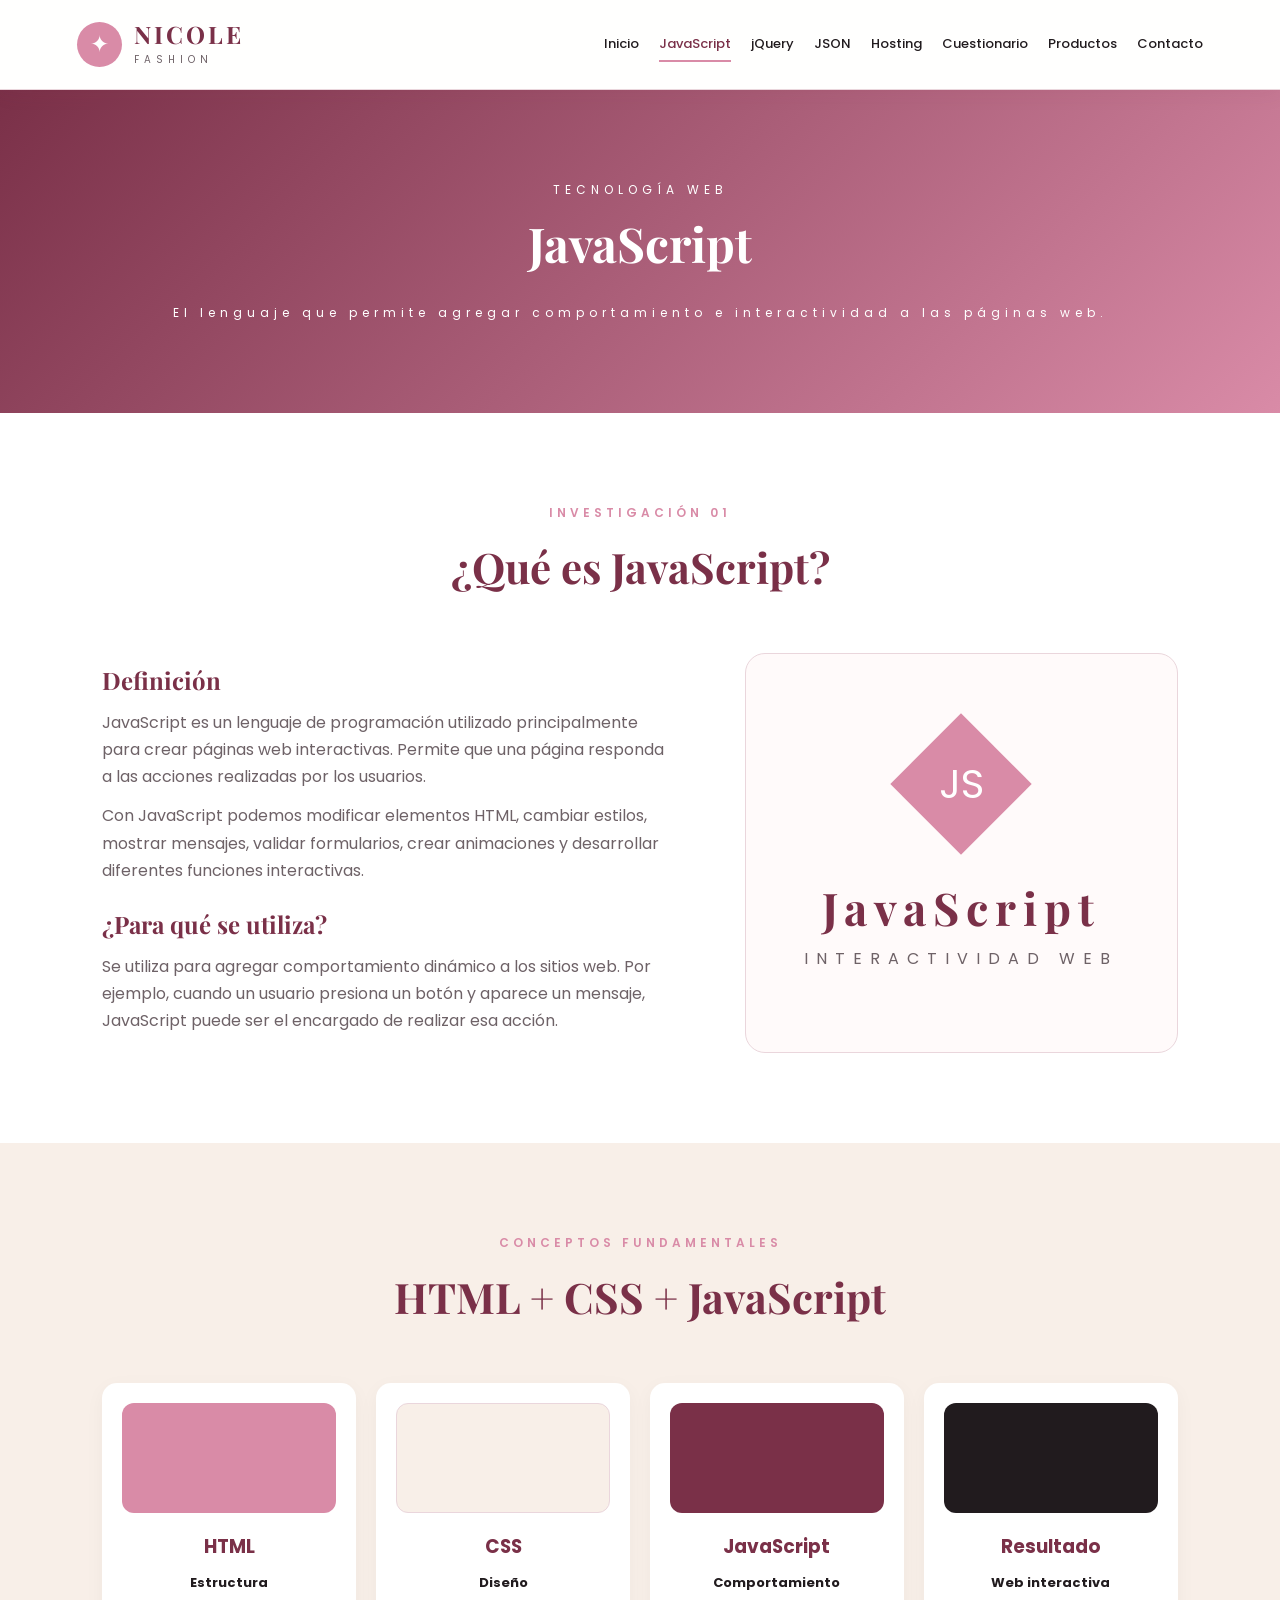
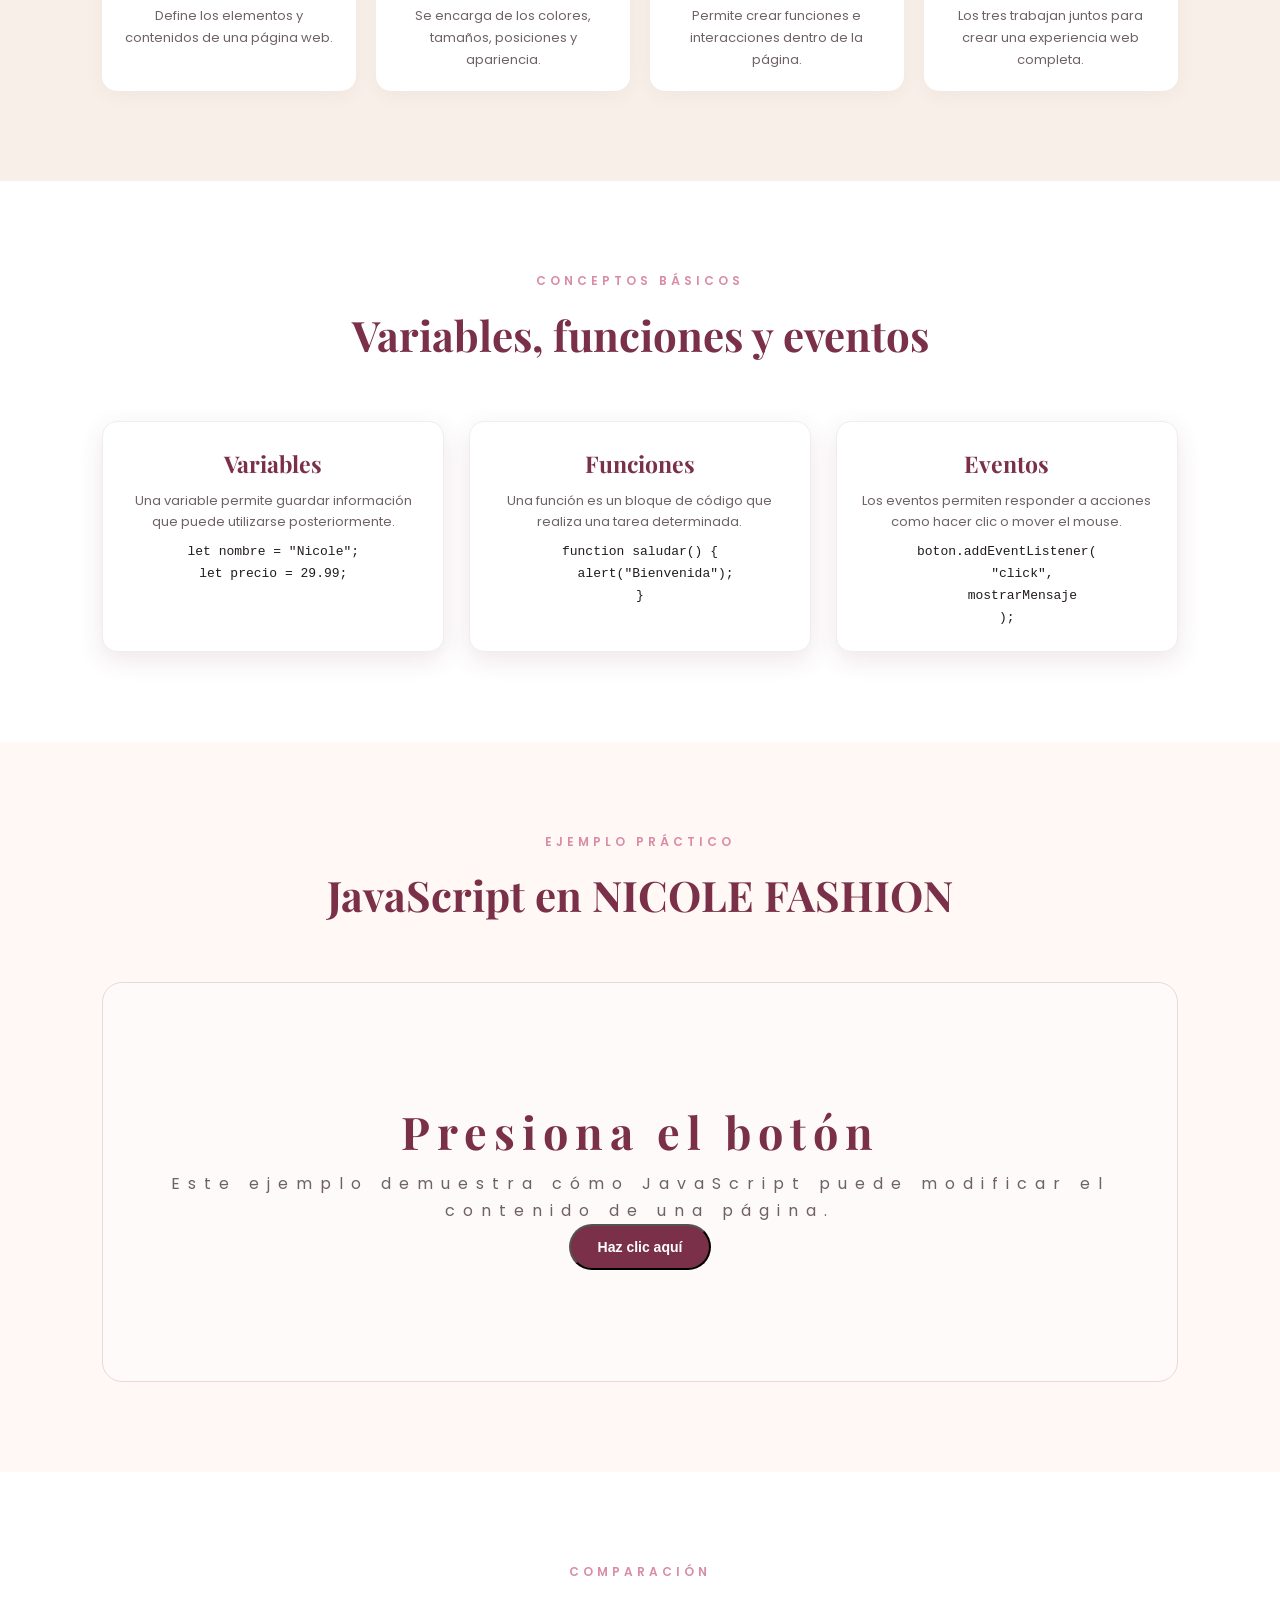
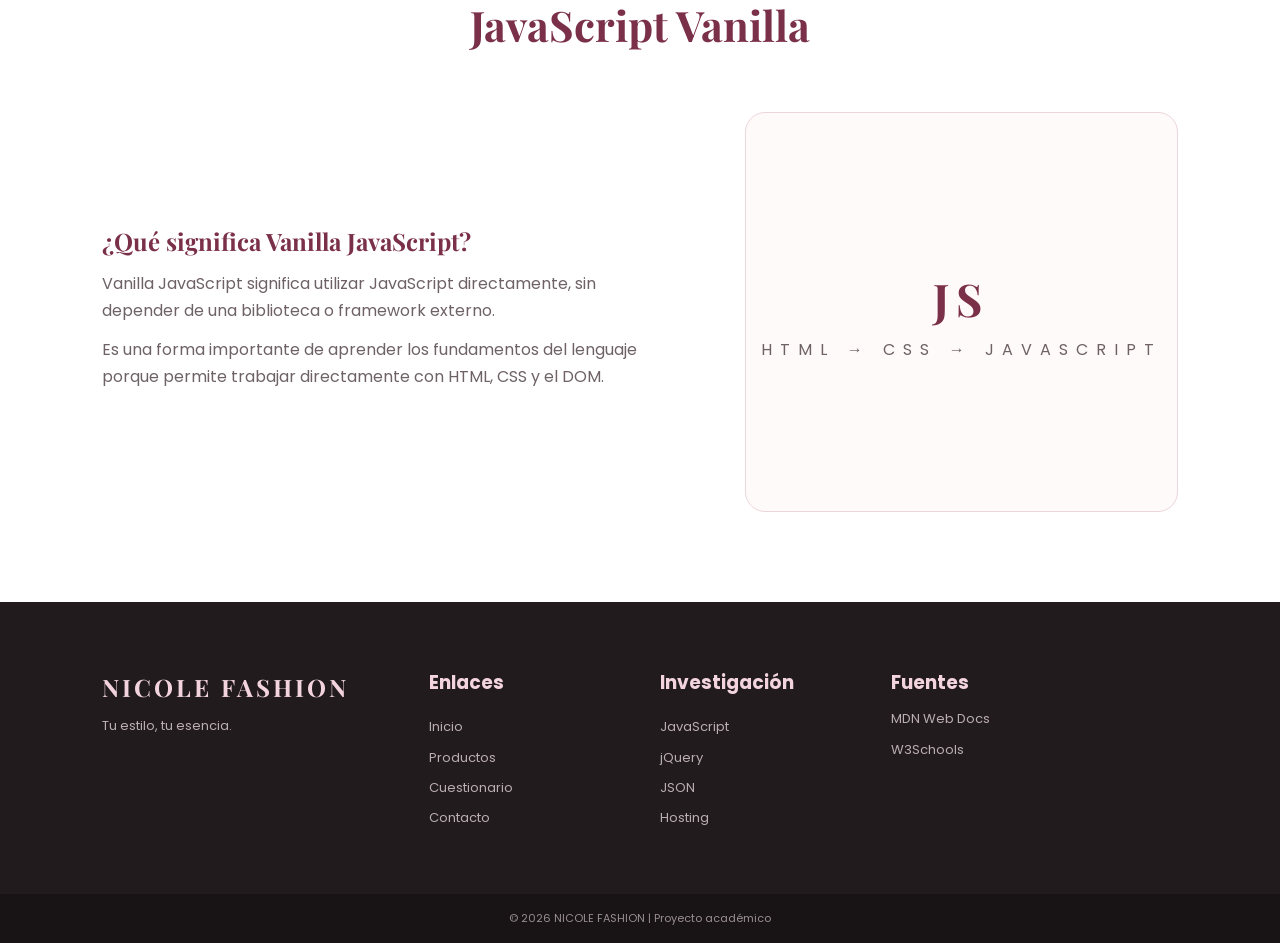
<file: javascript.html>
<!DOCTYPE html>
<html lang="es">
<head>
    <meta charset="UTF-8">
    <meta name="viewport" content="width=device-width, initial-scale=1.0">

    <title>JavaScript | NICOLE FASHION</title>

    <link rel="stylesheet" href="style.css">

    <link rel="preconnect" href="https://fonts.googleapis.com">
    <link rel="preconnect" href="https://fonts.gstatic.com" crossorigin>
    <link href="https://fonts.googleapis.com/css2?family=Playfair+Display:wght@500;600;700&family=Poppins:wght@300;400;500;600&display=swap" rel="stylesheet">
</head>

<body>

<header class="header">

    <div class="logo">
        <span class="logo-icon">✦</span>
        <div>
            <h1>NICOLE</h1>
            <p>FASHION</p>
        </div>
    </div>

    <nav class="navbar">
        <a href="index.html">Inicio</a>
        <a href="javascript.html" class="activo">JavaScript</a>
        <a href="jquery.html">jQuery</a>
        <a href="json.html">JSON</a>
        <a href="hosting.html">Hosting</a>
        <a href="cuestionario.html">Cuestionario</a>
        <a href="productos.html">Productos</a>
        <a href="contacto.html">Contacto</a>
    </nav>

</header>


<section class="llamada">

    <div>
        <p>TECNOLOGÍA WEB</p>

        <h2>JavaScript</h2>

        <p>
            El lenguaje que permite agregar comportamiento
            e interactividad a las páginas web.
        </p>
    </div>

</section>


<section class="marca">

    <div class="titulo-seccion">
        <p>INVESTIGACIÓN 01</p>
        <h2>¿Qué es JavaScript?</h2>
    </div>

    <div class="marca-contenido">

        <div class="marca-texto">

            <h3>Definición</h3>

            <p>
                JavaScript es un lenguaje de programación utilizado
                principalmente para crear páginas web interactivas.
                Permite que una página responda a las acciones
                realizadas por los usuarios.
            </p>

            <p>
                Con JavaScript podemos modificar elementos HTML,
                cambiar estilos, mostrar mensajes, validar formularios,
                crear animaciones y desarrollar diferentes funciones
                interactivas.
            </p>

            <h3>¿Para qué se utiliza?</h3>

            <p>
                Se utiliza para agregar comportamiento dinámico
                a los sitios web. Por ejemplo, cuando un usuario
                presiona un botón y aparece un mensaje, JavaScript
                puede ser el encargado de realizar esa acción.
            </p>

        </div>

        <div class="logo-grande">

            <div class="logo-diamante">
                <span>JS</span>
            </div>

            <h2>JavaScript</h2>

            <p>
                INTERACTIVIDAD WEB
            </p>

        </div>

    </div>

</section>


<section class="colores">

    <div class="titulo-seccion">

        <p>CONCEPTOS FUNDAMENTALES</p>

        <h2>HTML + CSS + JavaScript</h2>

    </div>


    <div class="colores-grid">

        <div class="color-card">

            <div class="color-muestra rosa"></div>

            <h3>HTML</h3>

            <strong>Estructura</strong>

            <p>
                Define los elementos y contenidos
                de una página web.
            </p>

        </div>


        <div class="color-card">

            <div class="color-muestra crema"></div>

            <h3>CSS</h3>

            <strong>Diseño</strong>

            <p>
                Se encarga de los colores, tamaños,
                posiciones y apariencia.
            </p>

        </div>


        <div class="color-card">

            <div class="color-muestra vino"></div>

            <h3>JavaScript</h3>

            <strong>Comportamiento</strong>

            <p>
                Permite crear funciones e interacciones
                dentro de la página.
            </p>

        </div>


        <div class="color-card">

            <div class="color-muestra oscuro"></div>

            <h3>Resultado</h3>

            <strong>Web interactiva</strong>

            <p>
                Los tres trabajan juntos para crear
                una experiencia web completa.
            </p>

        </div>

    </div>

</section>


<section class="destacados">

    <div class="titulo-seccion">

        <p>CONCEPTOS BÁSICOS</p>

        <h2>Variables, funciones y eventos</h2>

    </div>


    <div class="productos-preview">

        <article class="producto">

            <div class="producto-info">

                <h3>Variables</h3>

                <p>
                    Una variable permite guardar información
                    que puede utilizarse posteriormente.
                </p>

                <pre><code>let nombre = "Nicole";
let precio = 29.99;</code></pre>

            </div>

        </article>


        <article class="producto">

            <div class="producto-info">

                <h3>Funciones</h3>

                <p>
                    Una función es un bloque de código
                    que realiza una tarea determinada.
                </p>

                <pre><code>function saludar() {
    alert("Bienvenida");
}</code></pre>

            </div>

        </article>


        <article class="producto">

            <div class="producto-info">

                <h3>Eventos</h3>

                <p>
                    Los eventos permiten responder a acciones
                    como hacer clic o mover el mouse.
                </p>

                <pre><code>boton.addEventListener(
    "click",
    mostrarMensaje
);</code></pre>

            </div>

        </article>

    </div>

</section>


<section class="tecnologias">

    <div class="titulo-seccion">

        <p>EJEMPLO PRÁCTICO</p>

        <h2>JavaScript en NICOLE FASHION</h2>

    </div>

    <div class="logo-grande">

        <h2 id="mensajeJS">
            Presiona el botón
        </h2>

        <p>
            Este ejemplo demuestra cómo JavaScript
            puede modificar el contenido de una página.
        </p>

        <button
            class="btn-principal"
            onclick="mostrarMensajeJS()">
            Haz clic aquí
        </button>

    </div>

</section>


<section class="marca">

    <div class="titulo-seccion">

        <p>COMPARACIÓN</p>

        <h2>JavaScript Vanilla</h2>

    </div>

    <div class="marca-contenido">

        <div class="marca-texto">

            <h3>¿Qué significa Vanilla JavaScript?</h3>

            <p>
                Vanilla JavaScript significa utilizar JavaScript
                directamente, sin depender de una biblioteca
                o framework externo.
            </p>

            <p>
                Es una forma importante de aprender los fundamentos
                del lenguaje porque permite trabajar directamente
                con HTML, CSS y el DOM.
            </p>

        </div>

        <div class="logo-grande">

            <h2>JS</h2>

            <p>
                HTML → CSS → JAVASCRIPT
            </p>

        </div>

    </div>

</section>


<footer>

    <div class="footer-logo">
        <h2>NICOLE FASHION</h2>
        <p>Tu estilo, tu esencia.</p>
    </div>

    <div class="footer-links">
        <h3>Enlaces</h3>
        <a href="index.html">Inicio</a>
        <a href="productos.html">Productos</a>
        <a href="cuestionario.html">Cuestionario</a>
        <a href="contacto.html">Contacto</a>
    </div>

    <div class="footer-links">
        <h3>Investigación</h3>
        <a href="javascript.html">JavaScript</a>
        <a href="jquery.html">jQuery</a>
        <a href="json.html">JSON</a>
        <a href="hosting.html">Hosting</a>
    </div>

    <div class="footer-info">
        <h3>Fuentes</h3>
        <p>MDN Web Docs</p>
        <p>W3Schools</p>
    </div>

</footer>

<div class="copyright">
    © 2026 NICOLE FASHION | Proyecto académico
</div>


<script>

function mostrarMensajeJS() {

    document.getElementById("mensajeJS").textContent =
        "¡Bienvenida a NICOLE FASHION!";

}

</script>

</body>
</html>
</file>
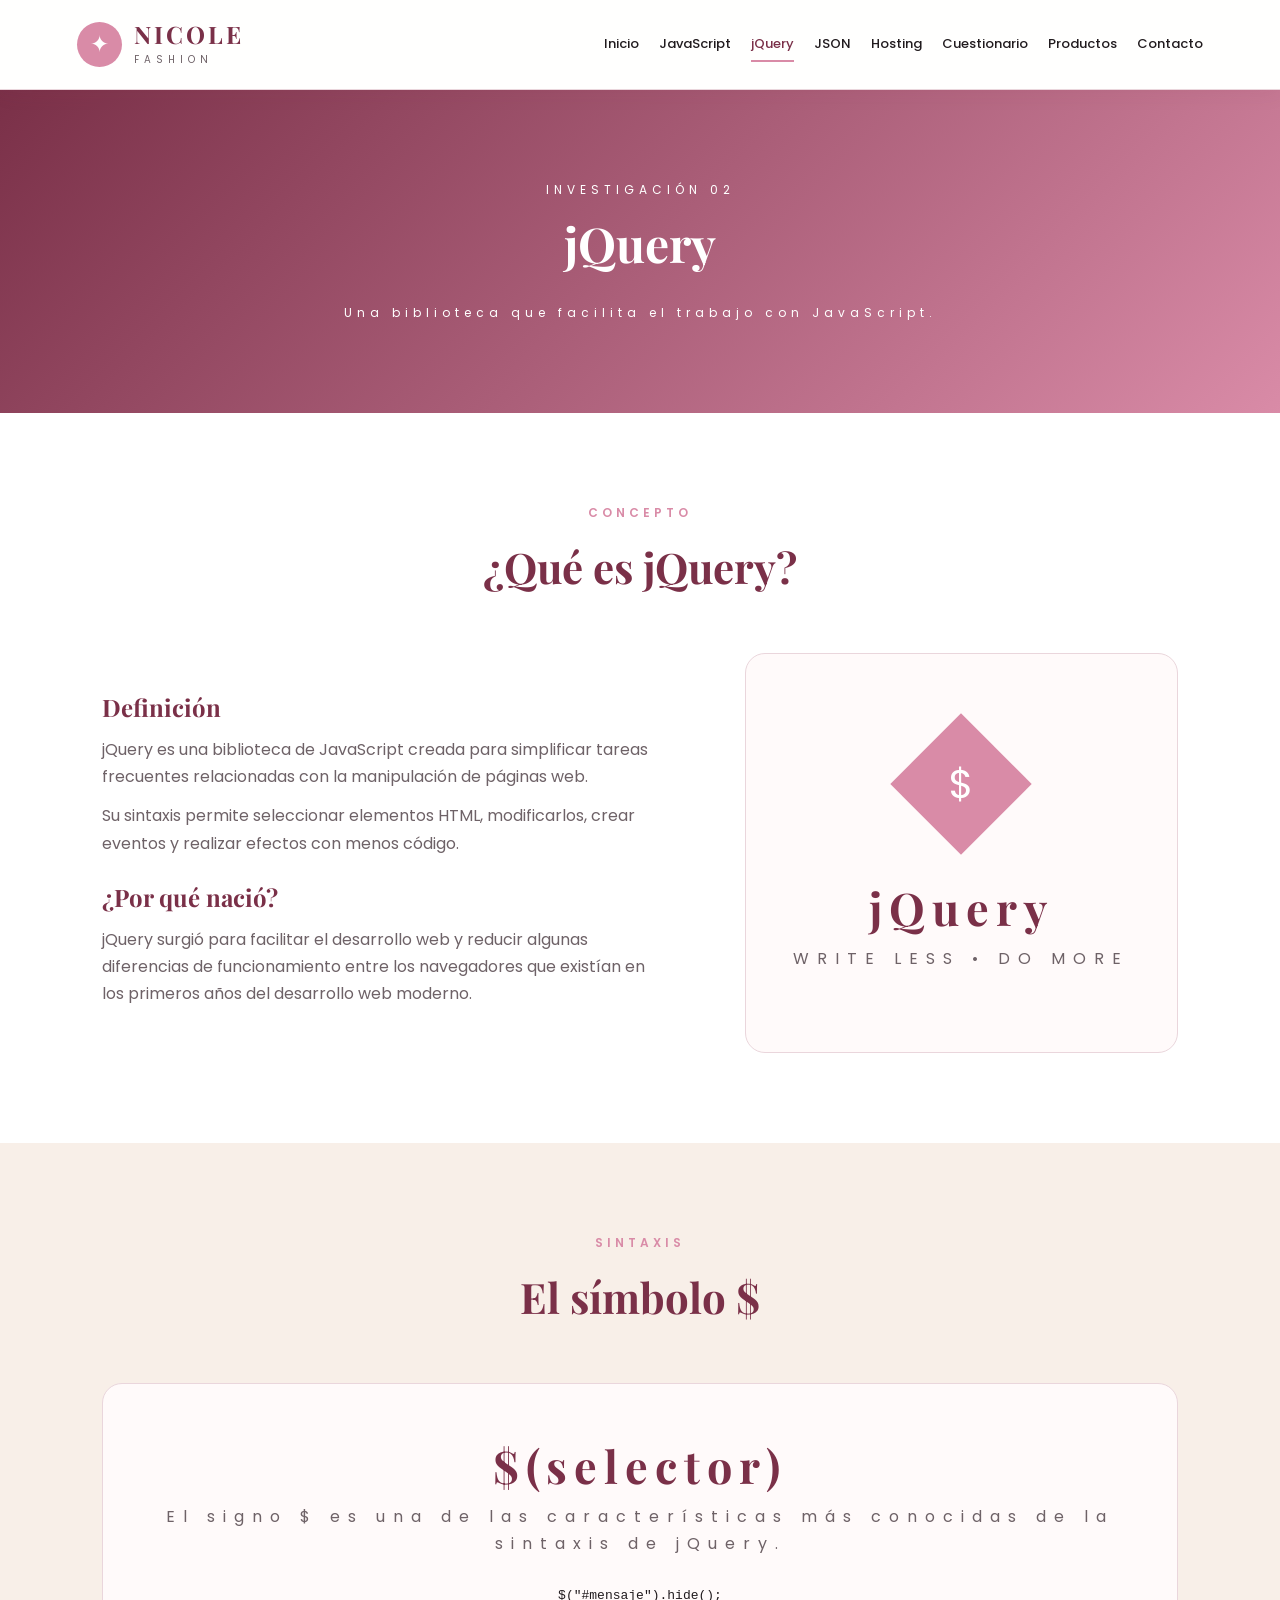
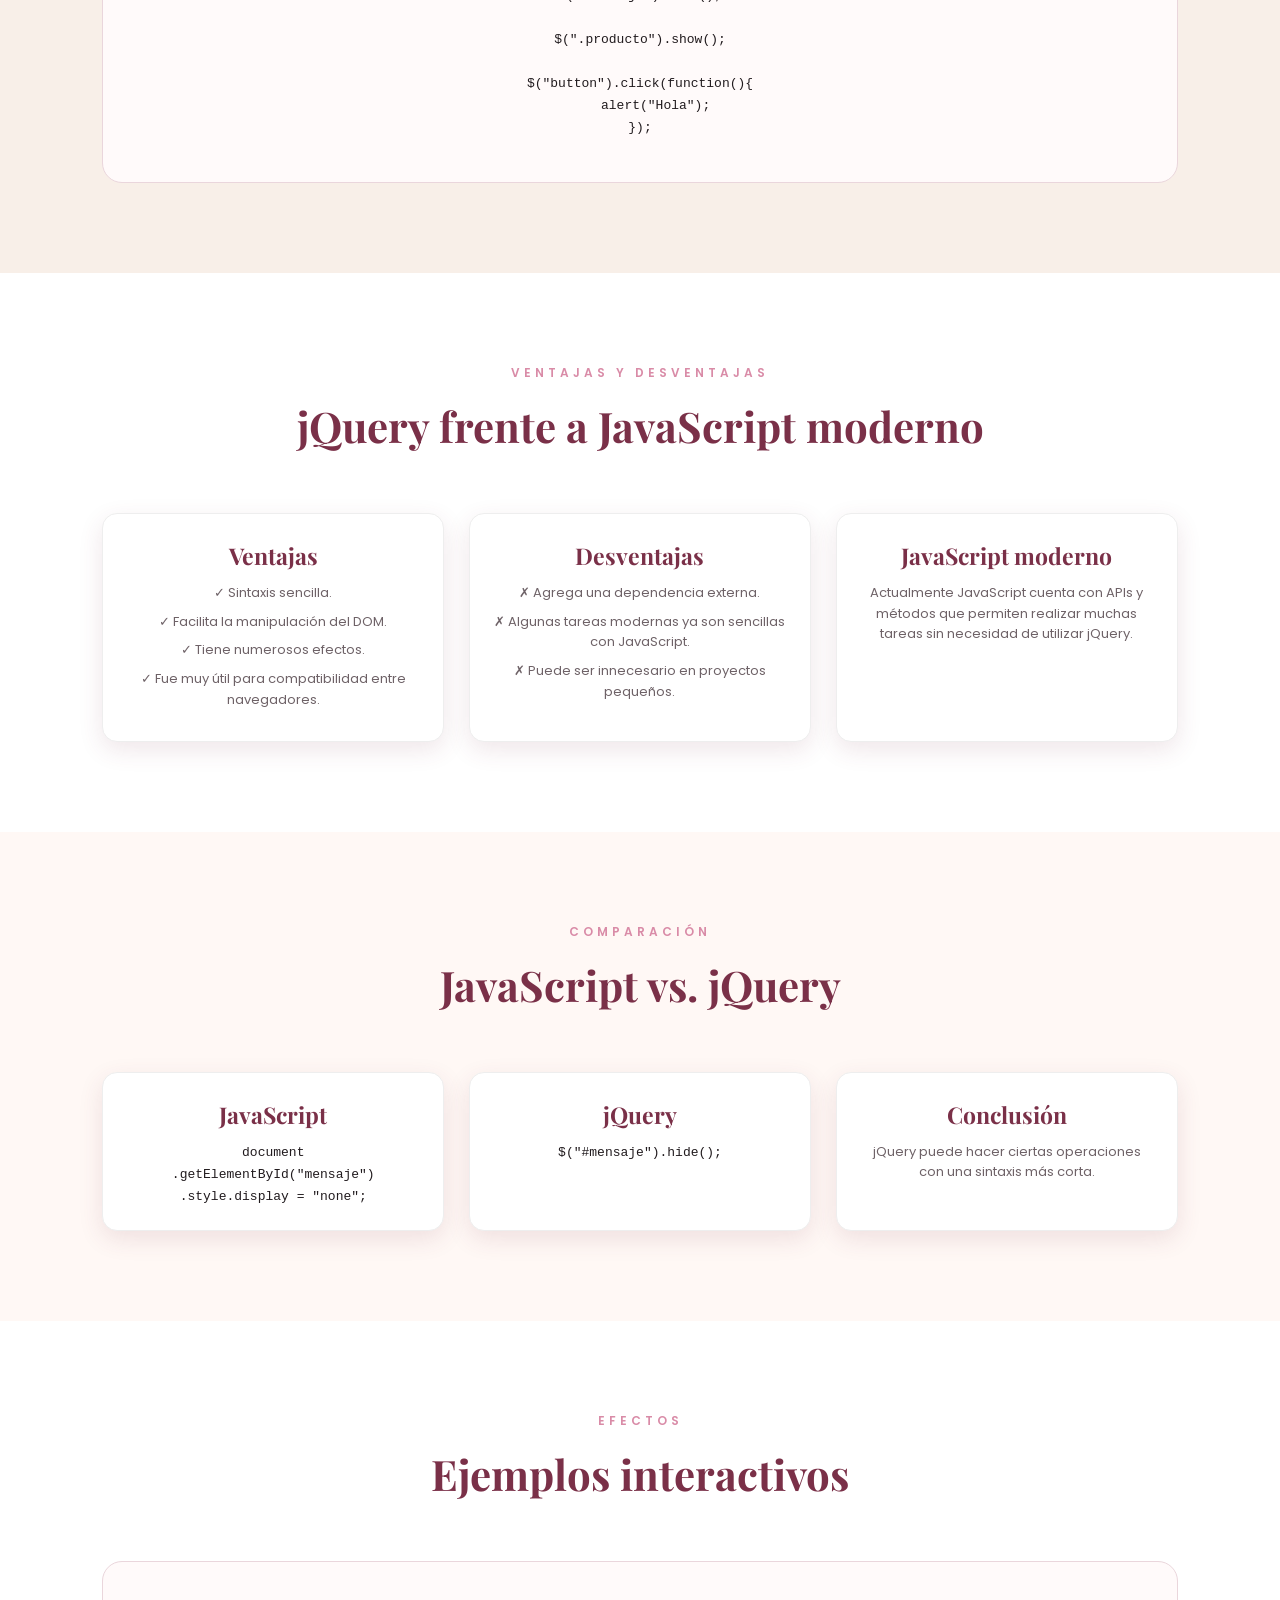
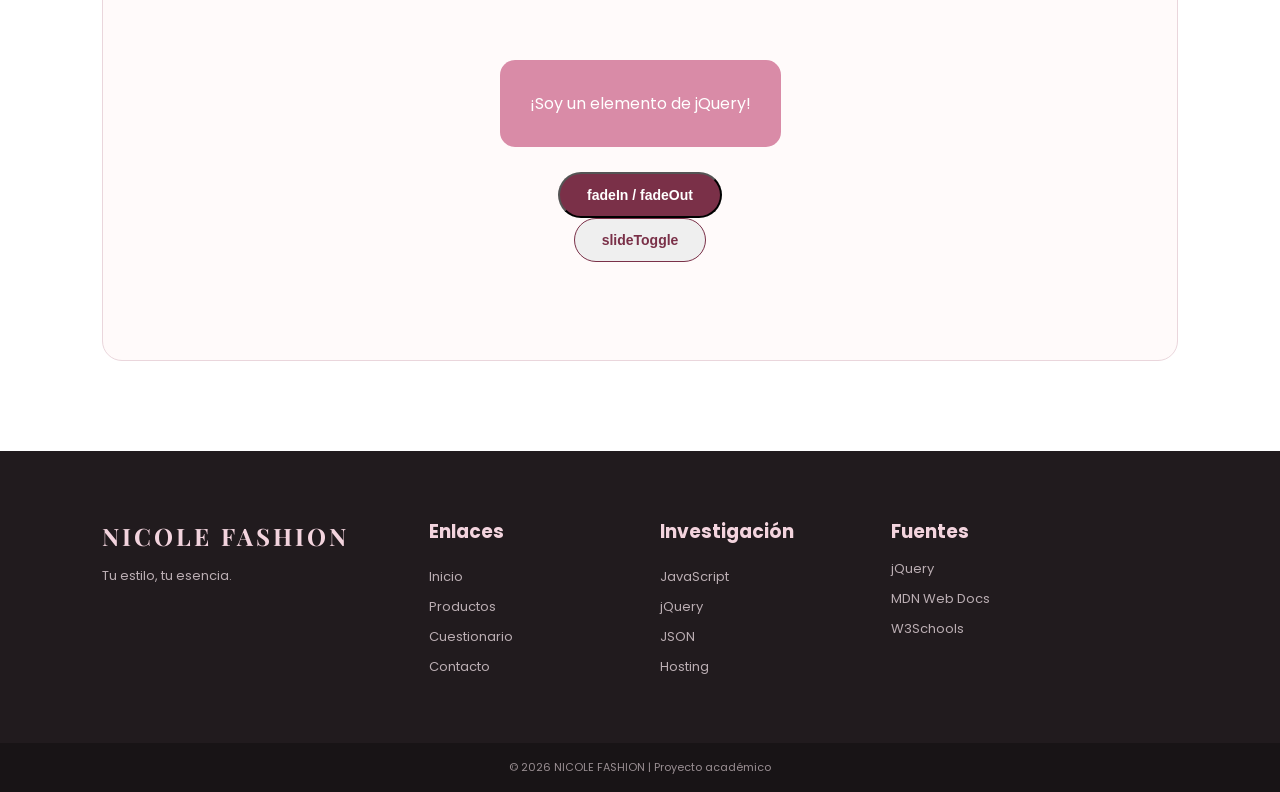
<file: json.html>
<!DOCTYPE html>
<html lang="es">
<head>

<meta charset="UTF-8">
<meta name="viewport" content="width=device-width, initial-scale=1.0">

<title>jQuery | NICOLE FASHION</title>

<link rel="stylesheet" href="style.css">

<link rel="preconnect" href="https://fonts.googleapis.com">
<link rel="preconnect" href="https://fonts.gstatic.com" crossorigin>
<link href="https://fonts.googleapis.com/css2?family=Playfair+Display:wght@500;600;700&family=Poppins:wght@300;400;500;600&display=swap" rel="stylesheet">

</head>

<body>


<header class="header">

<div class="logo">

<span class="logo-icon">✦</span>

<div>
<h1>NICOLE</h1>
<p>FASHION</p>
</div>

</div>


<nav class="navbar">

<a href="index.html">Inicio</a>
<a href="javascript.html">JavaScript</a>
<a href="jquery.html" class="activo">jQuery</a>
<a href="json.html">JSON</a>
<a href="hosting.html">Hosting</a>
<a href="cuestionario.html">Cuestionario</a>
<a href="productos.html">Productos</a>
<a href="contacto.html">Contacto</a>

</nav>

</header>


<section class="llamada">

<div>

<p>INVESTIGACIÓN 02</p>

<h2>jQuery</h2>

<p>
Una biblioteca que facilita el trabajo con JavaScript.
</p>

</div>

</section>


<section class="marca">

<div class="titulo-seccion">

<p>CONCEPTO</p>

<h2>¿Qué es jQuery?</h2>

</div>


<div class="marca-contenido">

<div class="marca-texto">

<h3>Definición</h3>

<p>
jQuery es una biblioteca de JavaScript creada para
simplificar tareas frecuentes relacionadas con la
manipulación de páginas web.
</p>

<p>
Su sintaxis permite seleccionar elementos HTML,
modificarlos, crear eventos y realizar efectos
con menos código.
</p>

<h3>¿Por qué nació?</h3>

<p>
jQuery surgió para facilitar el desarrollo web y
reducir algunas diferencias de funcionamiento entre
los navegadores que existían en los primeros años
del desarrollo web moderno.
</p>

</div>


<div class="logo-grande">

<div class="logo-diamante">
<span>$</span>
</div>

<h2>jQuery</h2>

<p>
WRITE LESS • DO MORE
</p>

</div>

</div>

</section>


<section class="colores">

<div class="titulo-seccion">

<p>SINTAXIS</p>

<h2>El símbolo $</h2>

</div>


<div class="logo-grande">

<h2>$(selector)</h2>

<p>
El signo $ es una de las características
más conocidas de la sintaxis de jQuery.
</p>

<br>

<pre><code>$("#mensaje").hide();

$(".producto").show();

$("button").click(function(){
    alert("Hola");
});</code></pre>

</div>

</section>


<section class="destacados">

<div class="titulo-seccion">

<p>VENTAJAS Y DESVENTAJAS</p>

<h2>jQuery frente a JavaScript moderno</h2>

</div>


<div class="productos-preview">


<article class="producto">

<div class="producto-info">

<h3>Ventajas</h3>

<p>✓ Sintaxis sencilla.</p>
<p>✓ Facilita la manipulación del DOM.</p>
<p>✓ Tiene numerosos efectos.</p>
<p>✓ Fue muy útil para compatibilidad entre navegadores.</p>

</div>

</article>


<article class="producto">

<div class="producto-info">

<h3>Desventajas</h3>

<p>✗ Agrega una dependencia externa.</p>
<p>✗ Algunas tareas modernas ya son sencillas con JavaScript.</p>
<p>✗ Puede ser innecesario en proyectos pequeños.</p>

</div>

</article>


<article class="producto">

<div class="producto-info">

<h3>JavaScript moderno</h3>

<p>
Actualmente JavaScript cuenta con APIs y métodos
que permiten realizar muchas tareas sin necesidad
de utilizar jQuery.
</p>

</div>

</article>


</div>

</section>


<section class="tecnologias">

<div class="titulo-seccion">

<p>COMPARACIÓN</p>

<h2>JavaScript vs. jQuery</h2>

</div>


<div class="productos-preview">


<article class="producto">

<div class="producto-info">

<h3>JavaScript</h3>

<pre><code>document
.getElementById("mensaje")
.style.display = "none";</code></pre>

</div>

</article>


<article class="producto">

<div class="producto-info">

<h3>jQuery</h3>

<pre><code>$("#mensaje").hide();</code></pre>

</div>

</article>


<article class="producto">

<div class="producto-info">

<h3>Conclusión</h3>

<p>
jQuery puede hacer ciertas operaciones con
una sintaxis más corta.
</p>

</div>

</article>

</div>

</section>


<section class="marca">

<div class="titulo-seccion">

<p>EFECTOS</p>

<h2>Ejemplos interactivos</h2>

</div>


<div class="logo-grande">

<div id="cajaJquery"
style="
background:#D98BA7;
color:white;
padding:30px;
border-radius:15px;
margin-bottom:25px;
">

¡Soy un elemento de jQuery!

</div>


<button
class="btn-principal"
id="fadeBtn">

fadeIn / fadeOut

</button>


<button
class="btn-secundario"
id="slideBtn">

slideToggle

</button>

</div>

</section>


<footer>

<div class="footer-logo">
<h2>NICOLE FASHION</h2>
<p>Tu estilo, tu esencia.</p>
</div>

<div class="footer-links">

<h3>Enlaces</h3>

<a href="index.html">Inicio</a>
<a href="productos.html">Productos</a>
<a href="cuestionario.html">Cuestionario</a>
<a href="contacto.html">Contacto</a>

</div>

<div class="footer-links">

<h3>Investigación</h3>

<a href="javascript.html">JavaScript</a>
<a href="jquery.html">jQuery</a>
<a href="json.html">JSON</a>
<a href="hosting.html">Hosting</a>

</div>

<div class="footer-info">

<h3>Fuentes</h3>

<p>jQuery</p>
<p>MDN Web Docs</p>
<p>W3Schools</p>

</div>

</footer>


<div class="copyright">
© 2026 NICOLE FASHION | Proyecto académico
</div>


<!-- jQuery -->

<script src="https://code.jquery.com/jquery-3.7.1.min.js"></script>


<script>

$(document).ready(function(){

$("#fadeBtn").click(function(){

$("#cajaJquery").fadeToggle();

});


$("#slideBtn").click(function(){

$("#cajaJquery").slideToggle();

});

});

</script>


</body>
</html>
</file>
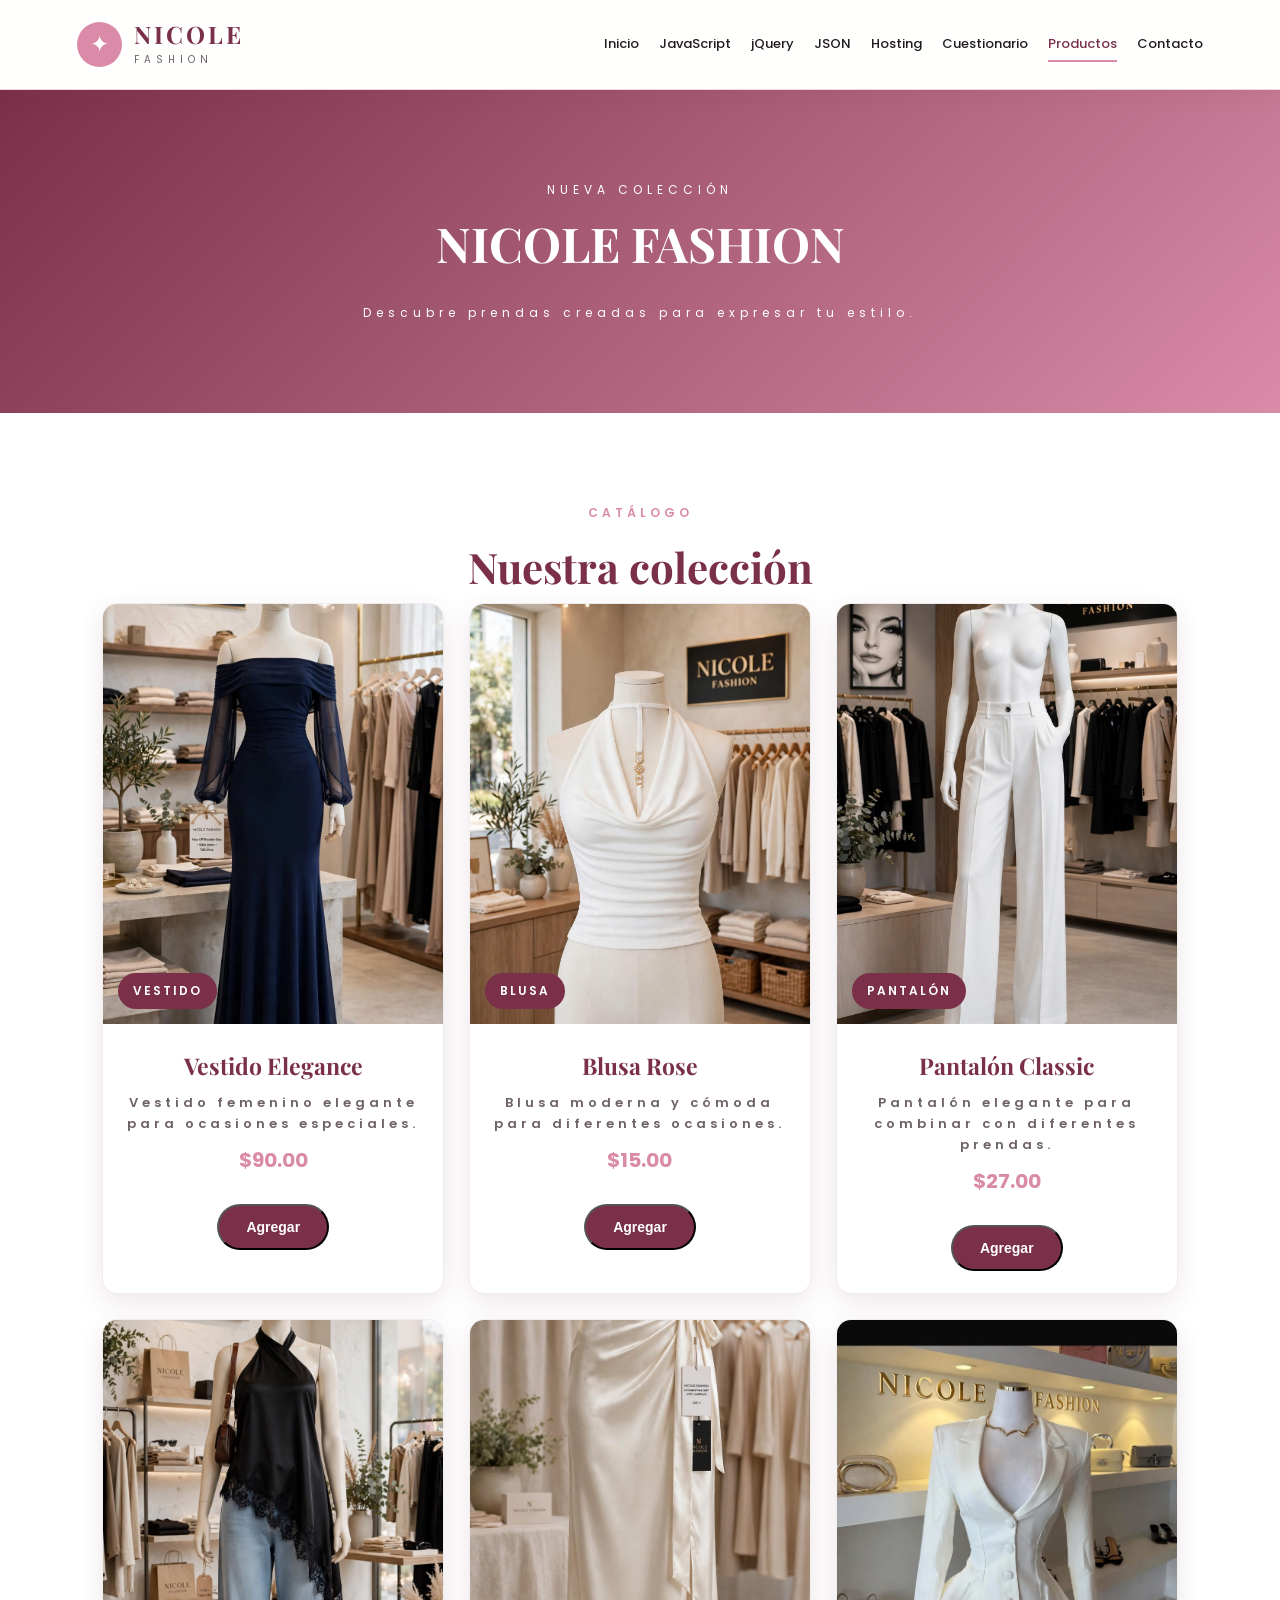
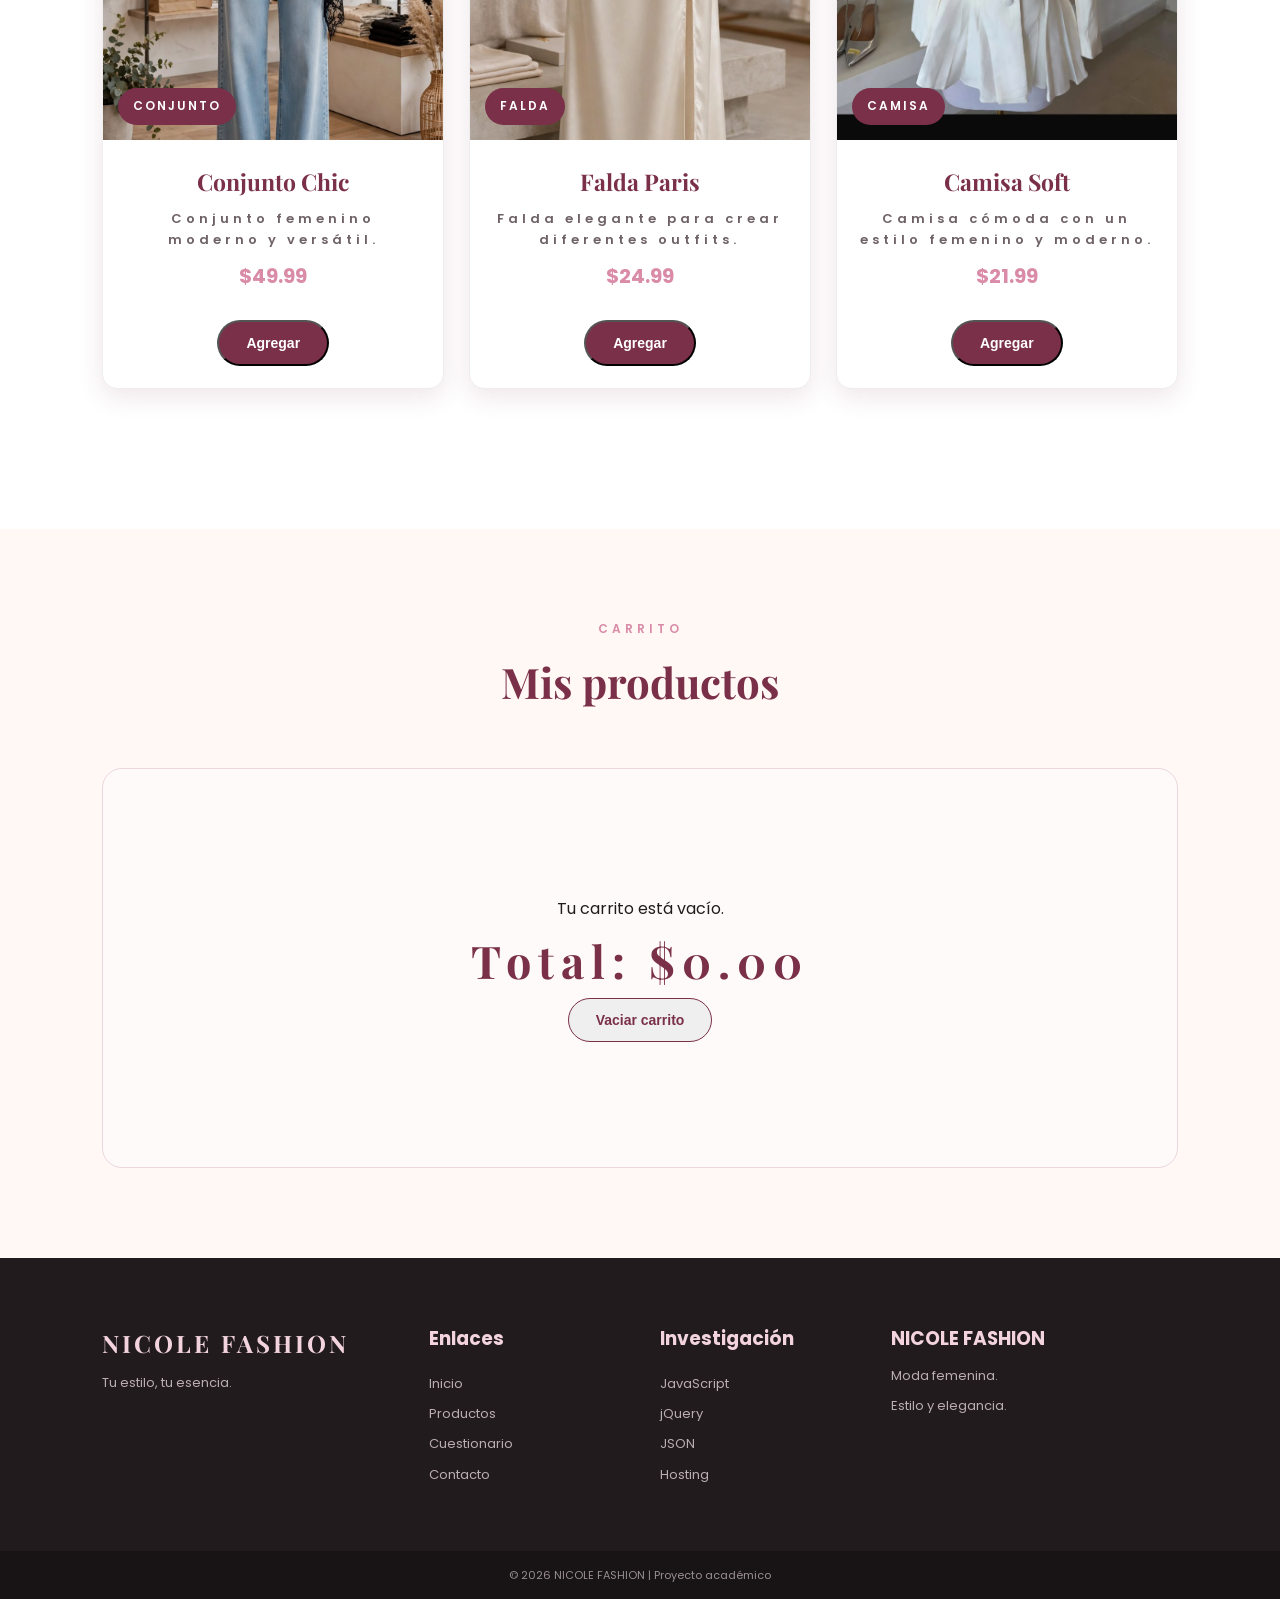
<file: productos.html>
<!DOCTYPE html>
<html lang="es">

<head>

<meta charset="UTF-8">
<meta name="viewport" content="width=device-width, initial-scale=1.0">

<title>Productos | NICOLE FASHION</title>

<link rel="stylesheet" href="style.css">

<link rel="preconnect" href="https://fonts.googleapis.com">
<link rel="preconnect" href="https://fonts.gstatic.com" crossorigin>
<link href="https://fonts.googleapis.com/css2?family=Playfair+Display:wght@500;600;700&family=Poppins:wght@300;400;500;600&display=swap" rel="stylesheet">

</head>


<body>


<header class="header">

<div class="logo">

<span class="logo-icon">✦</span>

<div>
<h1>NICOLE</h1>
<p>FASHION</p>
</div>

</div>


<nav class="navbar">

<a href="index.html">Inicio</a>
<a href="javascript.html">JavaScript</a>
<a href="jquery.html">jQuery</a>
<a href="json.html">JSON</a>
<a href="hosting.html">Hosting</a>
<a href="cuestionario.html">Cuestionario</a>
<a href="productos.html" class="activo">Productos</a>
<a href="contacto.html">Contacto</a>

</nav>

</header>


<section class="llamada">

<div>

<p>NUEVA COLECCIÓN</p>

<h2>NICOLE FASHION</h2>

<p>
Descubre prendas creadas para expresar tu estilo.
</p>

</div>

</section>


<section class="destacados">

<div class="titulo-seccion">

<p>CATÁLOGO</p>

<h2>Nuestra colección</h2>

<!-- PRODUCTOS -->

<div class="productos-preview">

    <!-- PRODUCTO 1 -->
    <article class="producto">

        <div class="producto-imagen">
            <img src="vestido 2.jpeg" alt="Vestido Elegante">
            <span>VESTIDO</span>
        </div>

        <div class="producto-info">
            <h3>Vestido Elegance</h3>

            <p>
                Vestido femenino elegante para ocasiones especiales.
            </p>

            <strong>$90.00</strong>

            <br><br>

            <button
                class="btn-principal"
                onclick="agregarProducto('Vestido Elegance', 90.00)">
                Agregar
            </button>
        </div>

    </article>


    <!-- PRODUCTO 2 -->
    <article class="producto">

        <div class="producto-imagen">
            <img src="blusa2.jpeg" alt="Blusa Rose">
            <span>BLUSA</span>
        </div>

        <div class="producto-info">
            <h3>Blusa Rose</h3>

            <p>
                Blusa moderna y cómoda para diferentes ocasiones.
            </p>

            <strong>$15.00</strong>

            <br><br>

            <button
                class="btn-principal"
                onclick="agregarProducto('Blusa Rose', 15.00)">
                Agregar
            </button>
        </div>

    </article>


    <!-- PRODUCTO 3 -->
    <article class="producto">

        <div class="producto-imagen">
            <img src="pans.jpeg" alt="Pantalón Classic">
            <span>PANTALÓN</span>
        </div>

        <div class="producto-info">
            <h3>Pantalón Classic</h3>

            <p>
                Pantalón elegante para combinar con diferentes prendas.
            </p>

            <strong>$27.00</strong>

            <br><br>

            <button
                class="btn-principal"
                onclick="agregarProducto('Pantalón Classic', 27.00)">
                Agregar
            </button>
        </div>

    </article>


    <!-- PRODUCTO 4 -->
    <article class="producto">

        <div class="producto-imagen">
            <img src="conjunto2.jpeg" alt="Conjunto Chic">
            <span>CONJUNTO</span>
        </div>

        <div class="producto-info">
            <h3>Conjunto Chic</h3>

            <p>
                Conjunto femenino moderno y versátil.
            </p>

            <strong>$49.99</strong>

            <br><br>

            <button
                class="btn-principal"
                onclick="agregarProducto('Conjunto Chic', 49.99)">
                Agregar
            </button>
        </div>

    </article>


    <!-- PRODUCTO 5 -->
    <article class="producto">

        <div class="producto-imagen">
            <img src="falda.jpeg" alt="Falda Paris">
            <span>FALDA</span>
        </div>

        <div class="producto-info">
            <h3>Falda Paris</h3>

            <p>
                Falda elegante para crear diferentes outfits.
            </p>

            <strong>$24.99</strong>

            <br><br>

            <button
                class="btn-principal"
                onclick="agregarProducto('Falda Paris', 24.99)">
                Agregar
            </button>
        </div>

    </article>


    <!-- PRODUCTO 6 -->
    <article class="producto">

        <div class="producto-imagen">
            <img src="camisa2.jpeg" alt="Camisa Soft">
            <span>CAMISA</span>
        </div>

        <div class="producto-info">
            <h3>Camisa Soft</h3>

            <p>
                Camisa cómoda con un estilo femenino y moderno.
            </p>

            <strong>$21.99</strong>

            <br><br>

            <button
                class="btn-principal"
                onclick="agregarProducto('Camisa Soft', 21.99)">
                Agregar
            </button>
        </div>

    </article>

</div>


<!-- ESTILO PARA LAS IMÁGENES -->

<style>

.producto-imagen {
    position: relative;
    width: 100%;
    height: 420px;
    overflow: hidden;
}

.producto-imagen img {
    width: 100%;
    height: 100%;
    object-fit: cover;
    display: block;
}

.producto-imagen span {
    position: absolute;
    bottom: 15px;
    left: 15px;
    background: #7A3048;
    color: white;
    padding: 8px 15px;
    border-radius: 20px;
}

</style>
</section>


<section class="tecnologias">

<div class="titulo-seccion">

<p>CARRITO</p>

<h2>Mis productos</h2>

</div>


<div class="logo-grande">

<div id="carrito">

<p>
Tu carrito está vacío.
</p>

</div>


<h2 id="total">
Total: $0.00
</h2>


<button
class="btn-secundario"
onclick="vaciarCarrito()">

Vaciar carrito

</button>

</div>

</section>


<footer>

<div class="footer-logo">

<h2>NICOLE FASHION</h2>

<p>
Tu estilo, tu esencia.
</p>

</div>


<div class="footer-links">

<h3>Enlaces</h3>

<a href="index.html">Inicio</a>

<a href="productos.html">
Productos
</a>

<a href="cuestionario.html">
Cuestionario
</a>

<a href="contacto.html">
Contacto
</a>

</div>


<div class="footer-links">

<h3>Investigación</h3>

<a href="javascript.html">
JavaScript
</a>

<a href="jquery.html">
jQuery
</a>

<a href="json.html">
JSON
</a>

<a href="hosting.html">
Hosting
</a>

</div>


<div class="footer-info">

<h3>NICOLE FASHION</h3>

<p>
Moda femenina.
</p>

<p>
Estilo y elegancia.
</p>

</div>

</footer>


<div class="copyright">

© 2026 NICOLE FASHION | Proyecto académico

</div>


<script>

let carrito = [];


function agregarProducto(nombre, precio) {

carrito.push({

nombre: nombre,

precio: precio

});

mostrarCarrito();

alert(
nombre +
" fue agregado al carrito."
);

}


function mostrarCarrito() {

const contenedor =
document.getElementById("carrito");

const totalElemento =
document.getElementById("total");


if (carrito.length === 0) {

contenedor.innerHTML =
"<p>Tu carrito está vacío.</p>";

totalElemento.innerHTML =
"Total: $0.00";

return;

}


let html = "";

let total = 0;


carrito.forEach(function(producto, indice) {

html += `

<p>

<strong>
${producto.nombre}
</strong>

-
$${producto.precio.toFixed(2)}

<button
onclick="eliminarProducto(${indice})"
style="
margin-left:10px;
border:none;
background:#7A3048;
color:white;
padding:5px 10px;
border-radius:10px;
cursor:pointer;
">

X

</button>

</p>

`;

total += producto.precio;

});


contenedor.innerHTML = html;

totalElemento.innerHTML =
"Total: $" + total.toFixed(2);

}


function eliminarProducto(indice) {

carrito.splice(indice, 1);

mostrarCarrito();

}


function vaciarCarrito() {

carrito = [];

mostrarCarrito();

}

</script>


</body>
</html>
</file>
<file: style.css>
/* =========================================
   NICOLE FASHION
   ESTILOS GENERALES
========================================= */

* {
    margin: 0;
    padding: 0;
    box-sizing: border-box;
}

html {
    scroll-behavior: smooth;
}

body {
    font-family: 'Poppins', sans-serif;
    background: #F8EFE8;
    color: #211B1E;
    line-height: 1.7;
}


/* =========================================
   VARIABLES
========================================= */

:root {

    --rosa: #D98BA7;
    --rosa-claro: #F3D4DE;
    --crema: #F8EFE8;
    --vino: #7A3048;
    --oscuro: #211B1E;
    --blanco: #FFFFFF;
    --gris: #6E6267;

}


/* =========================================
   HEADER
========================================= */

.header {

    width: 100%;
    min-height: 90px;

    display: flex;
    align-items: center;
    justify-content: space-between;

    padding: 15px 6%;

    background: rgba(255, 255, 255, 0.96);

    border-bottom: 1px solid #ead6dc;

    position: sticky;
    top: 0;
    z-index: 1000;

    box-shadow: 0 3px 20px rgba(122, 48, 72, 0.08);

}


/* =========================================
   LOGO
========================================= */

.logo {

    display: flex;
    align-items: center;
    gap: 12px;

}

.logo-icon {

    width: 45px;
    height: 45px;

    display: flex;
    align-items: center;
    justify-content: center;

    border-radius: 50%;

    background: var(--rosa);

    color: white;

    font-size: 23px;

}

.logo h1 {

    font-family: 'Playfair Display', serif;

    font-size: 24px;

    letter-spacing: 3px;

    line-height: 1;

    color: var(--vino);

}

.logo p {

    font-size: 10px;

    letter-spacing: 5px;

    color: var(--gris);

    margin-top: 5px;

}


/* =========================================
   NAVBAR
========================================= */

.navbar {

    display: flex;

    align-items: center;

    gap: 20px;

}

.navbar a {

    text-decoration: none;

    color: var(--oscuro);

    font-size: 13px;

    font-weight: 500;

    transition: 0.3s;

    position: relative;

}

.navbar a::after {

    content: "";

    width: 0;

    height: 2px;

    background: var(--rosa);

    position: absolute;

    left: 0;

    bottom: -6px;

    transition: 0.3s;

}

.navbar a:hover::after,
.navbar a.activo::after {

    width: 100%;

}

.navbar a:hover,
.navbar a.activo {

    color: var(--vino);

}


/* =========================================
   HERO
========================================= */

.hero {

    min-height: 650px;

    padding: 80px 8%;

    display: flex;

    align-items: center;

    justify-content: space-between;

    gap: 60px;

    background:

        radial-gradient(
            circle at 85% 20%,
            #f3d4de 0,
            transparent 28%
        ),

        linear-gradient(
            135deg,
            #fffaf8,
            #f8efe8
        );

}

/* =========================
   TARJETAS DE PRODUCTOS
========================= */

.producto {
    background: #ffffff;
    border-radius: 18px;
    overflow: hidden;
    box-shadow: 0 8px 25px rgba(122, 48, 72, 0.12);
    transition: transform 0.3s ease, box-shadow 0.3s ease;
}

.producto:hover {
    transform: translateY(-8px);
    box-shadow: 0 15px 35px rgba(122, 48, 72, 0.20);
}


/* =========================
   IMAGEN GRANDE Y ELEGANTE
========================= */

.producto-imagen {
    width: 100%;
    height: 380px;
    background: #f8efe8;
    display: flex;
    justify-content: center;
    align-items: center;
    overflow: hidden;
}

.producto-imagen img {
    width: 100%;
    height: 100%;
    object-fit: cover;
    display: block;
    transition: transform 0.5s ease;
}


/* Efecto al pasar el mouse */

.producto:hover .producto-imagen img {
    transform: scale(1.05);
}


/* =========================
   INFORMACIÓN DEL PRODUCTO
========================= */

.producto-info {
    padding: 22px;
    text-align: center;
}

.producto-info h3 {
    font-family: 'Playfair Display', serif;
    color: #7A3048;
    font-size: 23px;
    margin-bottom: 8px;
}

.producto-info p {
    color: #666;
    font-size: 14px;
    line-height: 1.6;
    margin-bottom: 12px;
}

.producto-info strong {
    color: #211B1E;
    font-size: 20px;
}


/* =========================
   DISEÑO RESPONSIVO
========================= */

@media (max-width: 768px) {

    .producto-imagen {
        height: 320px;
    }

}

@media (max-width: 480px) {

    .producto-imagen {
        height: 280px;
    }

}


/* =========================================
   HERO TEXTO
========================================= */

.hero-text {

    max-width: 650px;

}

.subtitulo {

    color: var(--vino);

    font-size: 13px;

    letter-spacing: 4px;

    font-weight: 600;

    margin-bottom: 18px;

}

.hero h2 {

    font-family: 'Playfair Display', serif;

    font-size: clamp(50px, 6vw, 82px);

    line-height: 1.05;

    color: var(--oscuro);

    margin-bottom: 25px;

}

.hero h2 span {

    color: var(--rosa);

    font-style: italic;

}

.hero-text > p:not(.subtitulo) {

    max-width: 560px;

    color: var(--gris);

    font-size: 16px;

}


/* =========================================
   BOTONES
========================================= */

.botones {

    display: flex;

    gap: 15px;

    margin-top: 35px;

    flex-wrap: wrap;

}

.btn-principal,
.btn-secundario,
.btn-blanco {

    display: inline-block;

    text-decoration: none;

    padding: 13px 27px;

    border-radius: 30px;

    font-size: 14px;

    font-weight: 600;

    transition: 0.3s;

}

.btn-principal {

    background: var(--vino);

    color: white;

}

.btn-principal:hover {

    background: var(--rosa);

    transform: translateY(-3px);

    box-shadow: 0 10px 25px rgba(122, 48, 72, 0.2);

}

.btn-secundario {

    border: 1px solid var(--vino);

    color: var(--vino);

}

.btn-secundario:hover {

    background: var(--vino);

    color: white;

}


/* =========================================
   TARJETA HERO
========================================= */

.hero-card {

    width: 370px;

    height: 470px;

    background:

        linear-gradient(
            145deg,
            #d98ba7,
            #7a3048
        );

    border-radius: 190px 190px 20px 20px;

    display: flex;

    flex-direction: column;

    align-items: center;

    justify-content: center;

    color: white;

    box-shadow: 0 25px 50px rgba(122, 48, 72, 0.2);

    position: relative;

    overflow: hidden;

}

.hero-card::before {

    content: "";

    width: 270px;
    height: 270px;

    border-radius: 50%;

    border: 1px solid rgba(255,255,255,0.35);

    position: absolute;

}

.hero-card::after {

    content: "";

    width: 320px;
    height: 320px;

    border-radius: 50%;

    border: 1px solid rgba(255,255,255,0.2);

    position: absolute;

}

.fashion-circle {

    width: 130px;
    height: 130px;

    border-radius: 50%;

    border: 2px solid white;

    display: flex;

    align-items: center;
    justify-content: center;

    z-index: 2;

}

.fashion-circle span {

    font-family: 'Playfair Display', serif;

    font-size: 48px;

}

.hero-card p {

    margin-top: 25px;

    font-family: 'Playfair Display', serif;

    font-size: 25px;

    letter-spacing: 4px;

    z-index: 2;

}

.hero-card small {

    letter-spacing: 3px;

    font-size: 10px;

    z-index: 2;

}


/* =========================================
   SECCIONES
========================================= */

section {

    padding: 90px 8%;

}

.titulo-seccion {

    text-align: center;

    margin-bottom: 50px;

}

.titulo-seccion p {

    color: var(--rosa);

    font-size: 12px;

    letter-spacing: 4px;

    font-weight: 600;

    margin-bottom: 8px;

}

.titulo-seccion h2 {

    font-family: 'Playfair Display', serif;

    font-size: 42px;

    color: var(--vino);

}


/* =========================================
   MARCA
========================================= */

.marca {

    background: white;

}

.marca-contenido {

    max-width: 1150px;

    margin: auto;

    display: grid;

    grid-template-columns: 1.3fr 1fr;

    gap: 80px;

    align-items: center;

}

.marca-texto h3 {

    font-family: 'Playfair Display', serif;

    color: var(--vino);

    font-size: 24px;

    margin-bottom: 8px;

    margin-top: 20px;

}

.marca-texto h3:first-child {

    margin-top: 0;

}

.marca-texto p {

    color: var(--gris);

    margin-bottom: 12px;

}

.logo-grande {

    min-height: 400px;

    border: 1px solid #ead6dc;

    border-radius: 20px;

    background: #fffafa;

    display: flex;

    flex-direction: column;

    align-items: center;

    justify-content: center;

    text-align: center;

}

.logo-diamante {

    width: 100px;
    height: 100px;

    background: var(--rosa);

    transform: rotate(45deg);

    display: flex;

    align-items: center;
    justify-content: center;

    margin-bottom: 35px;

}

.logo-diamante span {

    transform: rotate(-45deg);

    color: white;

    font-size: 40px;

}

.logo-grande h2 {

    font-family: 'Playfair Display', serif;

    font-size: 45px;

    letter-spacing: 7px;

    color: var(--vino);

}

.logo-grande > p {

    letter-spacing: 8px;

    color: var(--gris);

}

.linea-logo {

    width: 100px;

    height: 1px;

    background: var(--rosa);

    margin: 20px;

}

.logo-grande small {

    font-size: 9px;

    letter-spacing: 3px;

}


/* =========================================
   COLORES
========================================= */

.colores {

    background: var(--crema);

}

.descripcion {

    text-align: center;

    max-width: 700px;

    margin: -20px auto 40px;

    color: var(--gris);

}

.colores-grid {

    display: grid;

    grid-template-columns: repeat(4, 1fr);

    gap: 20px;

    max-width: 1100px;

    margin: auto;

}

.color-card {

    background: white;

    padding: 20px;

    border-radius: 15px;

    text-align: center;

    box-shadow: 0 5px 20px rgba(0,0,0,0.04);

}

.color-muestra {

    width: 100%;

    height: 110px;

    border-radius: 12px;

    margin-bottom: 18px;

}

.color-muestra.rosa {

    background: #D98BA7;

}

.color-muestra.crema {

    background: #F8EFE8;

    border: 1px solid #ead6dc;

}

.color-muestra.vino {

    background: #7A3048;

}

.color-muestra.oscuro {

    background: #211B1E;

}

.color-card h3 {

    color: var(--vino);

    margin-bottom: 5px;

}

.color-card strong {

    font-size: 13px;

}

.color-card p {

    color: var(--gris);

    font-size: 13px;

    margin-top: 10px;

}


/* =========================================
   PRODUCTOS
========================================= */

.destacados {

    background: white;

}

.productos-preview {

    max-width: 1150px;

    margin: auto;

    display: grid;

    grid-template-columns: repeat(3, 1fr);

    gap: 25px;

}

.producto {

    border: 1px solid #eee;

    border-radius: 15px;

    overflow: hidden;

    transition: 0.3s;

    background: white;

}

.producto:hover {

    transform: translateY(-7px);

    box-shadow: 0 15px 35px rgba(122,48,72,0.12);

}

.producto-imagen {

    height: 300px;

    display: flex;

    align-items: center;

    justify-content: center;

    position: relative;

}

.producto-imagen span {

    background: rgba(255,255,255,0.9);

    padding: 10px 18px;

    border-radius: 20px;

    color: var(--vino);

    font-weight: 600;

    letter-spacing: 2px;

    font-size: 12px;

}

.vestido {

    background:

        linear-gradient(
            145deg,
            #efc1d0,
            #b96280
        );

}

.blusa {

    background:

        linear-gradient(
            145deg,
            #f8dedb,
            #d99b9b
        );

}

.pantalon {

    background:

        linear-gradient(
            145deg,
            #b9a0aa,
            #5b414b
        );

}

.producto-info {

    padding: 22px;

}

.producto-info h3 {

    color: var(--vino);

    font-family: 'Playfair Display', serif;

    font-size: 23px;

}

.producto-info p {

    color: var(--gris);

    font-size: 13px;

    margin: 8px 0;

}

.producto-info strong {

    color: var(--rosa);

    font-size: 20px;

}

.boton-productos {

    display: block;

    width: max-content;

    margin: 45px auto 0;

}


/* =========================================
   TECNOLOGÍAS
========================================= */

.tecnologias {

    background: #fff8f5;

}

.tecnologias-grid {

    max-width: 1100px;

    margin: auto;

    display: grid;

    grid-template-columns: repeat(4, 1fr);

    gap: 20px;

}

.tec-card {

    text-decoration: none;

    color: inherit;

    background: white;

    padding: 30px 20px;

    border-radius: 15px;

    text-align: center;

    border: 1px solid #eee;

    transition: 0.3s;

}

.tec-card:hover {

    transform: translateY(-7px);

    border-color: var(--rosa);

}

.tec-card span {

    width: 65px;
    height: 65px;

    display: flex;

    align-items: center;
    justify-content: center;

    border-radius: 50%;

    margin: auto auto 18px;

    background: var(--rosa-claro);

    color: var(--vino);

    font-weight: bold;

}

.tec-card h3 {

    font-family: 'Playfair Display', serif;

    color: var(--vino);

    font-size: 22px;

}

.tec-card p {

    color: var(--gris);

    font-size: 13px;

    margin-top: 8px;

}


/* =========================================
   LLAMADA FINAL
========================================= */

.llamada {

    background:

        linear-gradient(
            135deg,
            #7A3048,
            #D98BA7
        );

    color: white;

    text-align: center;

}

.llamada p {

    letter-spacing: 5px;

    font-size: 12px;

}

.llamada h2 {

    font-family: 'Playfair Display', serif;

    font-size: 48px;

    line-height: 1.2;

    margin: 15px 0 30px;

}

.btn-blanco {

    background: white;

    color: var(--vino);

}

.btn-blanco:hover {

    transform: translateY(-3px);

}


/* =========================================
   FOOTER
========================================= */

footer {

    background: #211B1E;

    color: white;

    padding: 65px 8%;

    display: grid;

    grid-template-columns: 1.5fr 1fr 1fr 1.5fr;

    gap: 40px;

}

.footer-logo h2 {

    font-family: 'Playfair Display', serif;

    color: #F3D4DE;

    letter-spacing: 3px;

}

.footer-logo p,
.footer-info p {

    color: #bbaeb3;

    font-size: 13px;

    margin-top: 8px;

}

.footer-links {

    display: flex;

    flex-direction: column;

    gap: 8px;

}

.footer-links h3,
.footer-info h3 {

    color: #F3D4DE;

    margin-bottom: 10px;

}

.footer-links a {

    text-decoration: none;

    color: #bbaeb3;

    font-size: 13px;

    transition: 0.3s;

}

.footer-links a:hover {

    color: white;

}


/* =========================================
   COPYRIGHT
========================================= */

.copyright {

    background: #181416;

    text-align: center;

    padding: 15px;

    color: #998e92;

    font-size: 11px;

}


/* =========================================
   RESPONSIVE
========================================= */

@media (max-width: 1100px) {

    .navbar {

        gap: 12px;

    }

    .navbar a {

        font-size: 11px;

    }

    .hero {

        padding: 60px 5%;

    }

    section {

        padding: 70px 5%;

    }

}


@media (max-width: 900px) {

    .header {

        flex-direction: column;

        gap: 15px;

    }

    .navbar {

        flex-wrap: wrap;

        justify-content: center;

    }

    .hero {

        flex-direction: column;

        text-align: center;

    }

    .botones {

        justify-content: center;

    }

    .hero-card {

        width: 300px;

        height: 390px;

    }

    .marca-contenido {

        grid-template-columns: 1fr;

    }

    .colores-grid {

        grid-template-columns: repeat(2, 1fr);

    }

    .tecnologias-grid {

        grid-template-columns: repeat(2, 1fr);

    }

    footer {

        grid-template-columns: repeat(2, 1fr);

    }

}


@media (max-width: 600px) {

    .hero h2 {

        font-size: 45px;

    }

    .hero-card {

        width: 260px;

        height: 350px;

    }

    .productos-preview {

        grid-template-columns: 1fr;

    }

    .colores-grid {

        grid-template-columns: 1fr;

    }

    .tecnologias-grid {

        grid-template-columns: 1fr;

    }

    footer {

        grid-template-columns: 1fr;

        text-align: center;

    }

    .footer-links {

        align-items: center;

    }

}
</file>
